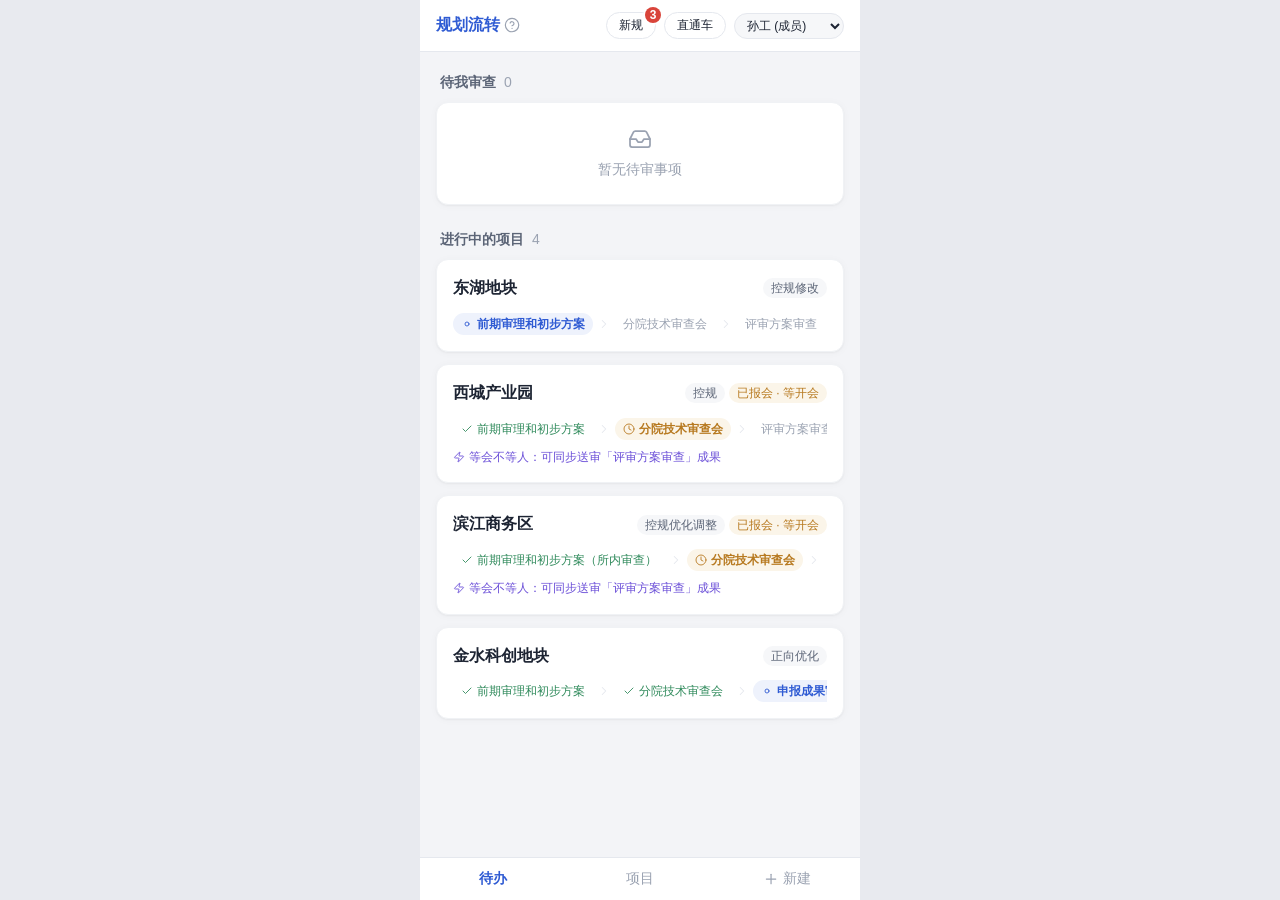
<file: index.html>
<!DOCTYPE html>
<html lang="zh-CN">
<head>
<meta charset="UTF-8">
<meta name="viewport" content="width=device-width, initial-scale=1, maximum-scale=1">
<title>规划流转</title>
<link rel="stylesheet" href="style.css">
</head>
<body>
<div id="phone">
  <header id="topbar">
    <div class="brand">
      <span id="title" onclick="go('todo')">规划流转</span>
      <a href="report.html" class="help-dot" title="使用说明" aria-label="使用说明"><svg class="i" viewBox="0 0 24 24" fill="none" stroke="currentColor" stroke-width="1.75" stroke-linecap="round" stroke-linejoin="round" aria-hidden="true"><circle cx="12" cy="12" r="10"/><path d="M9.09 9a3 3 0 0 1 5.83 1c0 2-3 3-3 3"/><path d="M12 17h.01"/></svg></a>
    </div>
    <div class="top-actions">
      <button type="button" class="top-pill" id="btnRules" onclick="rulesModal()">
        新规<span class="badge-dot hidden" id="ruleBadge">0</span>
      </button>
      <button type="button" class="top-pill" id="btnDirect" onclick="openDirectChannel()">
        直通车<span class="badge-dot hidden" id="directBadge">0</span>
      </button>
      <select id="userSwitch" aria-label="当前身份"></select>
    </div>
  </header>
  <main id="view"></main>
  <nav id="tabbar">
    <button data-go="todo">待办</button>
    <button data-go="projects">项目</button>
    <button data-go="new"><svg class="i" viewBox="0 0 24 24" fill="none" stroke="currentColor" stroke-width="1.75" stroke-linecap="round" stroke-linejoin="round" aria-hidden="true"><path d="M5 12h14"/><path d="M12 5v14"/></svg>新建</button>
  </nav>
</div>
<div id="modal" class="hidden"><div class="sheet" id="sheet"></div></div>
<div id="toasts"></div>
<script src="data.js"></script>
<script src="icons.js"></script>
<script src="app.js"></script>
<script src="modals.js"></script>
<script src="views.js"></script>
<script src="recorder.js"></script>
</body>
</html>
</file>
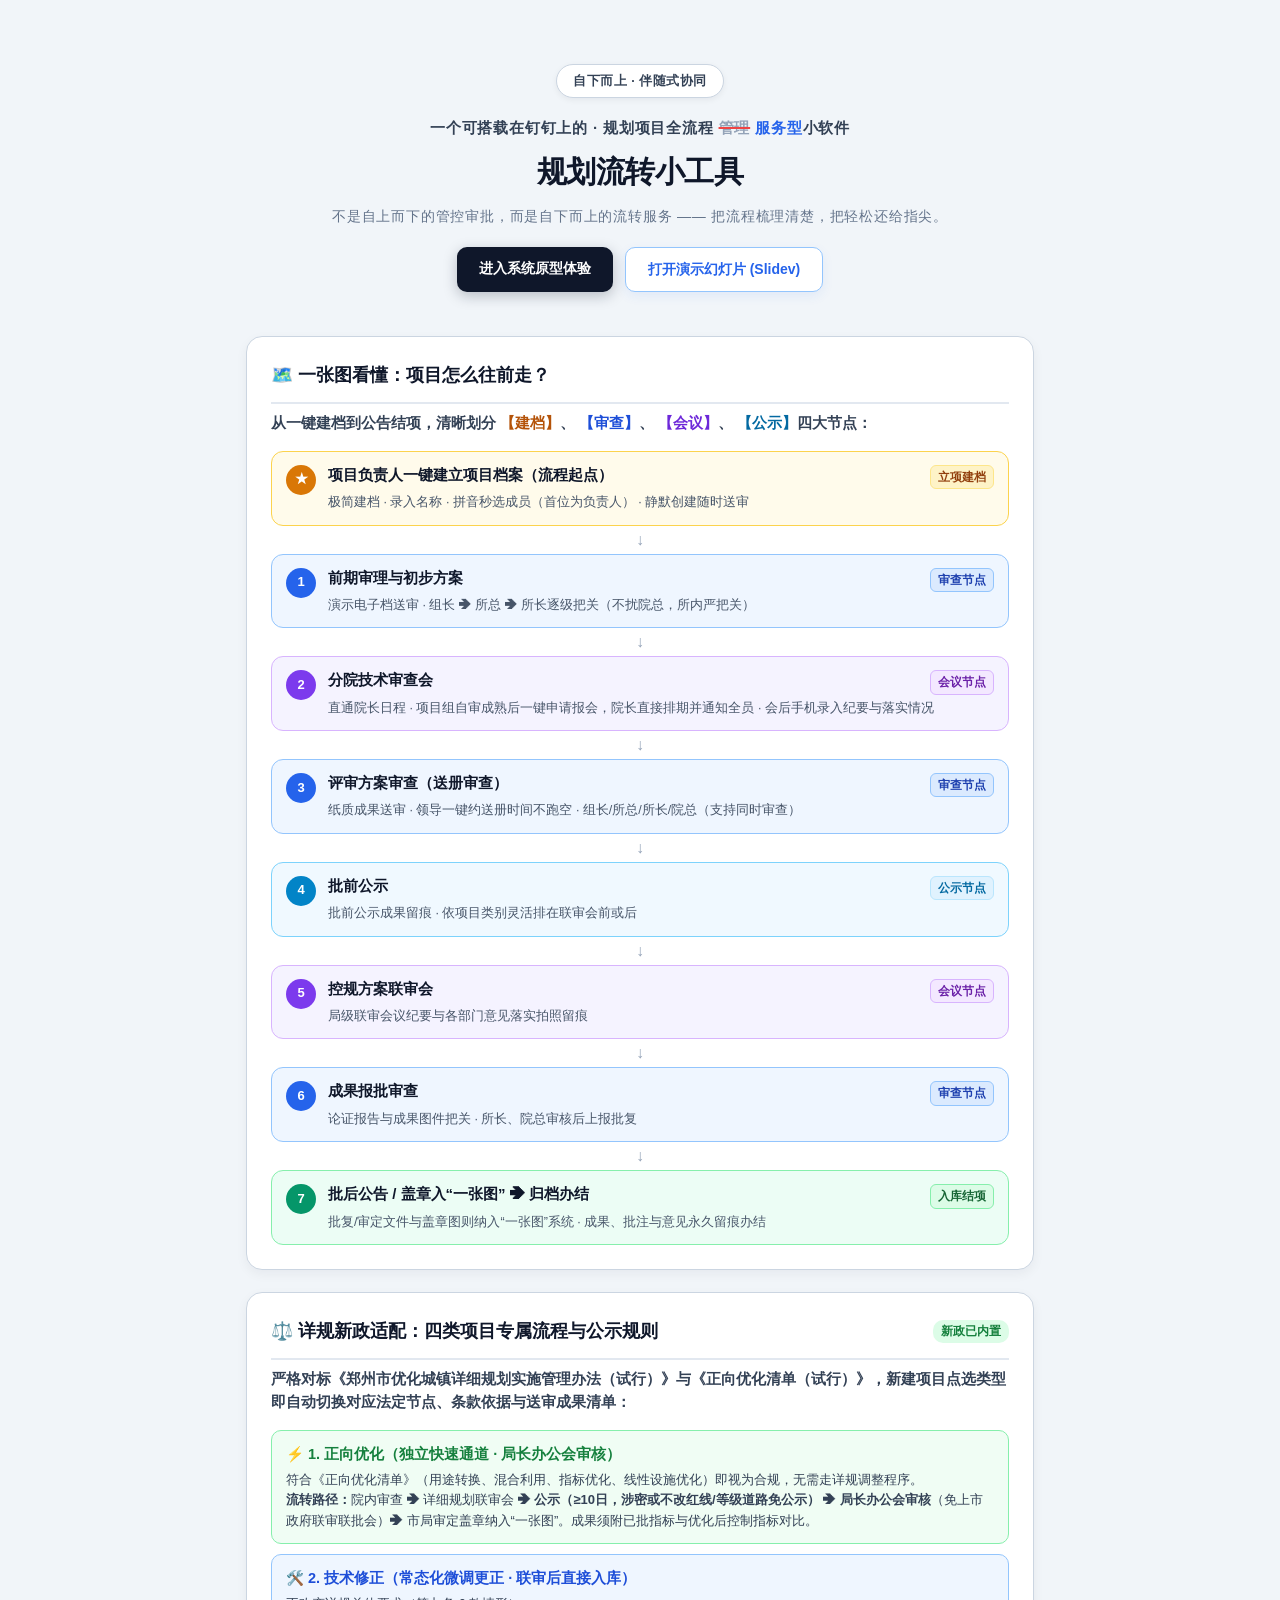
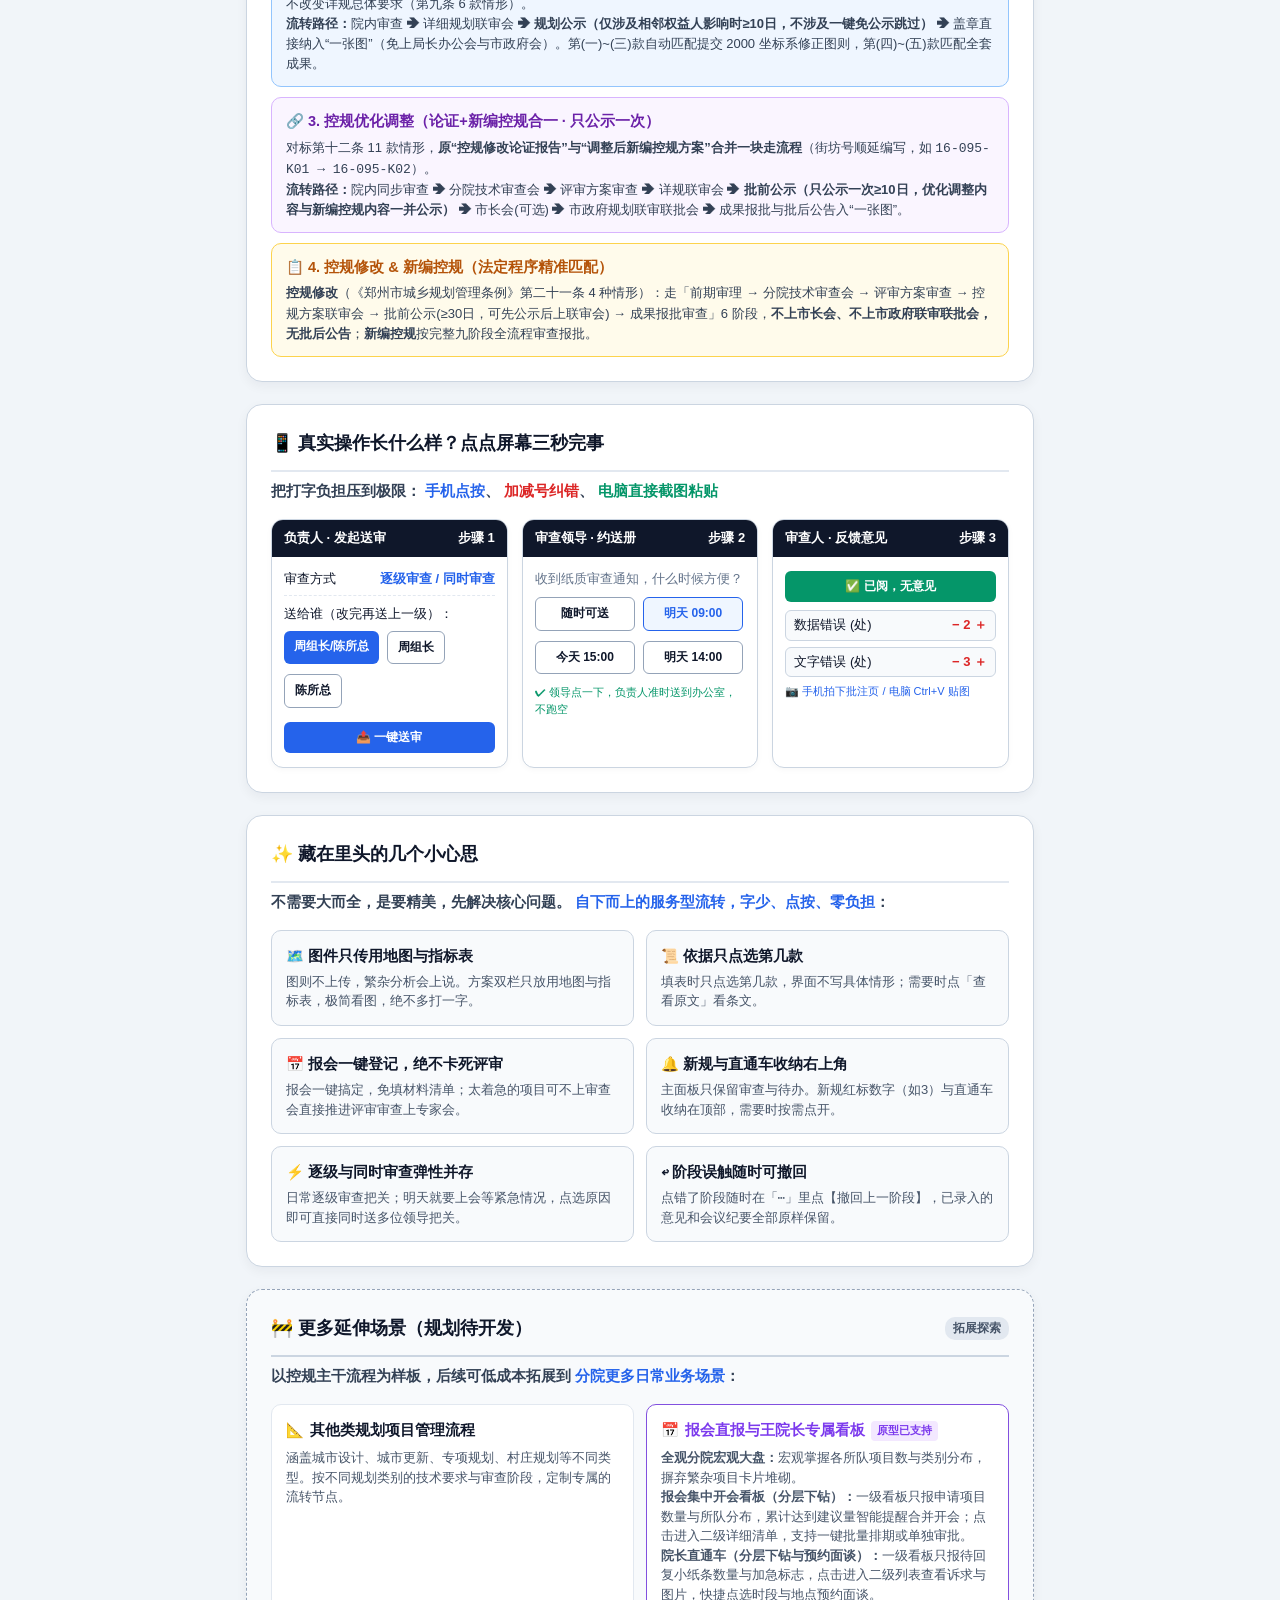
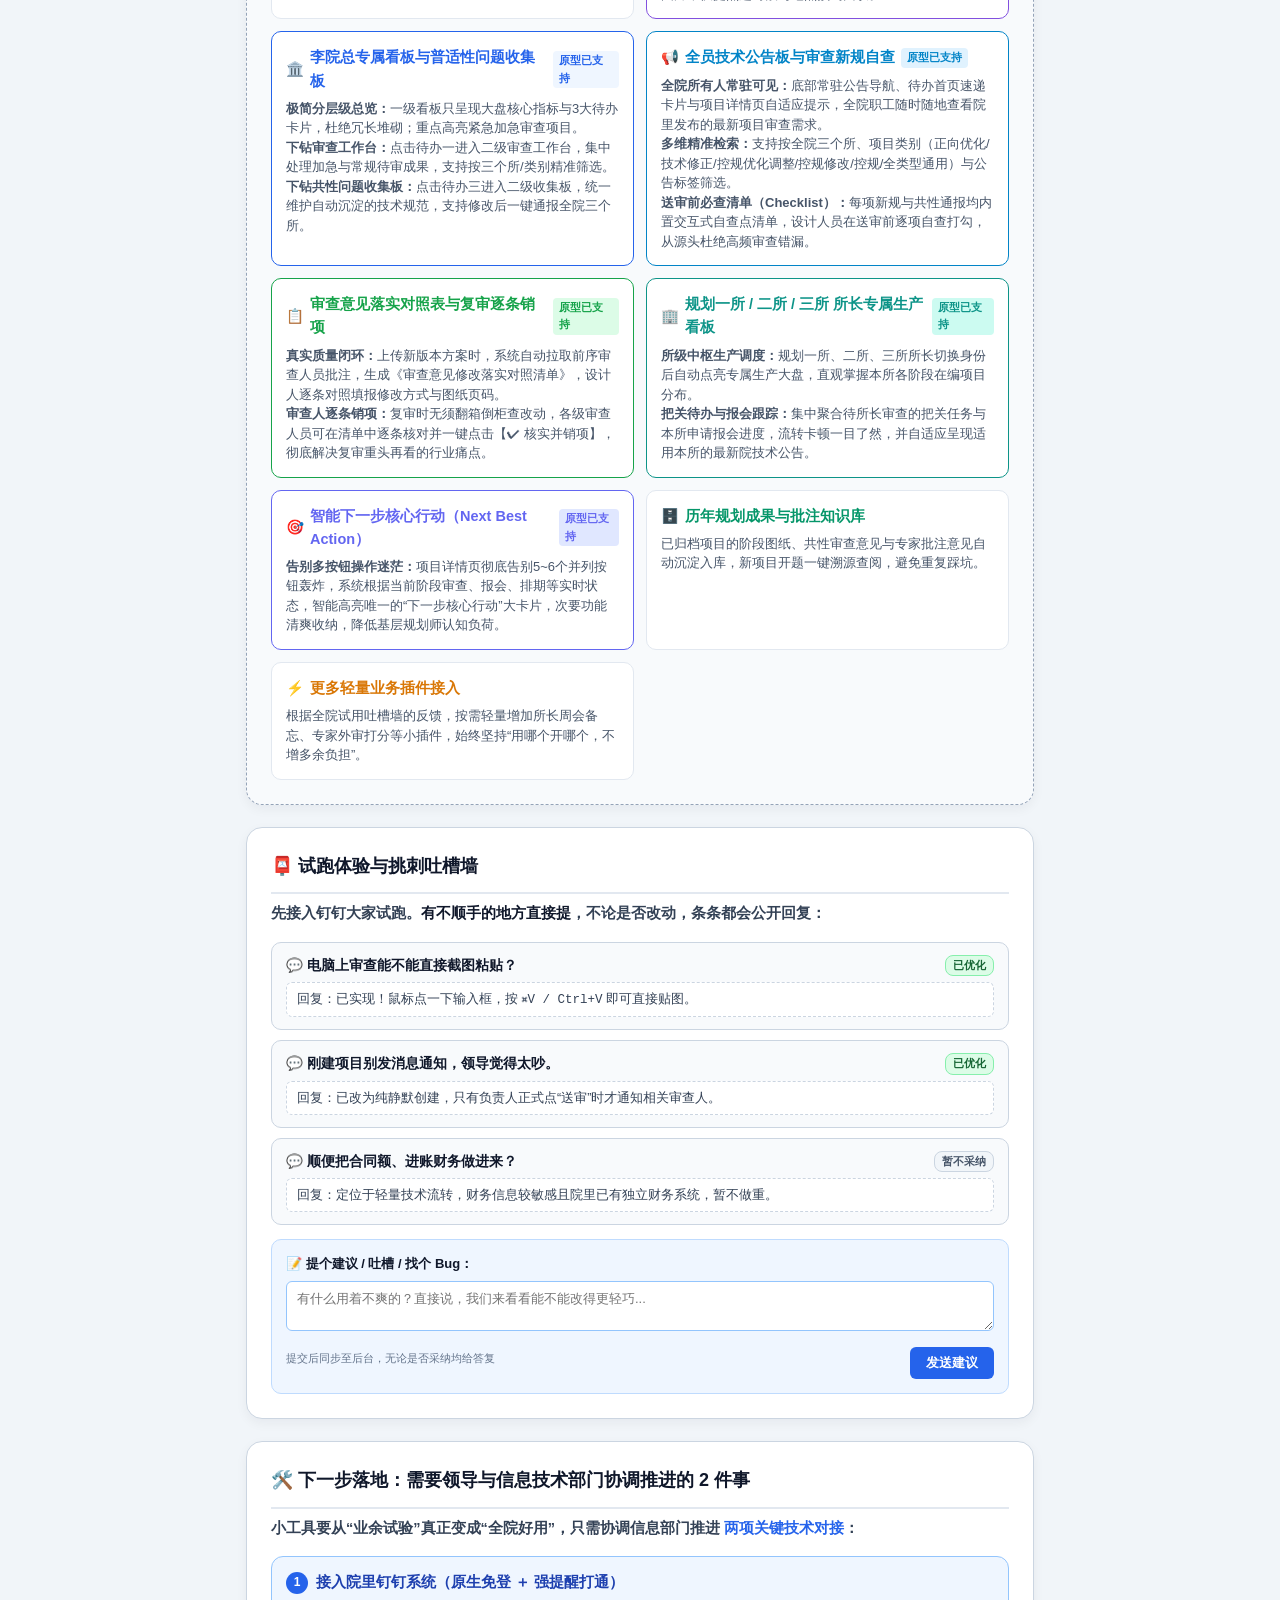
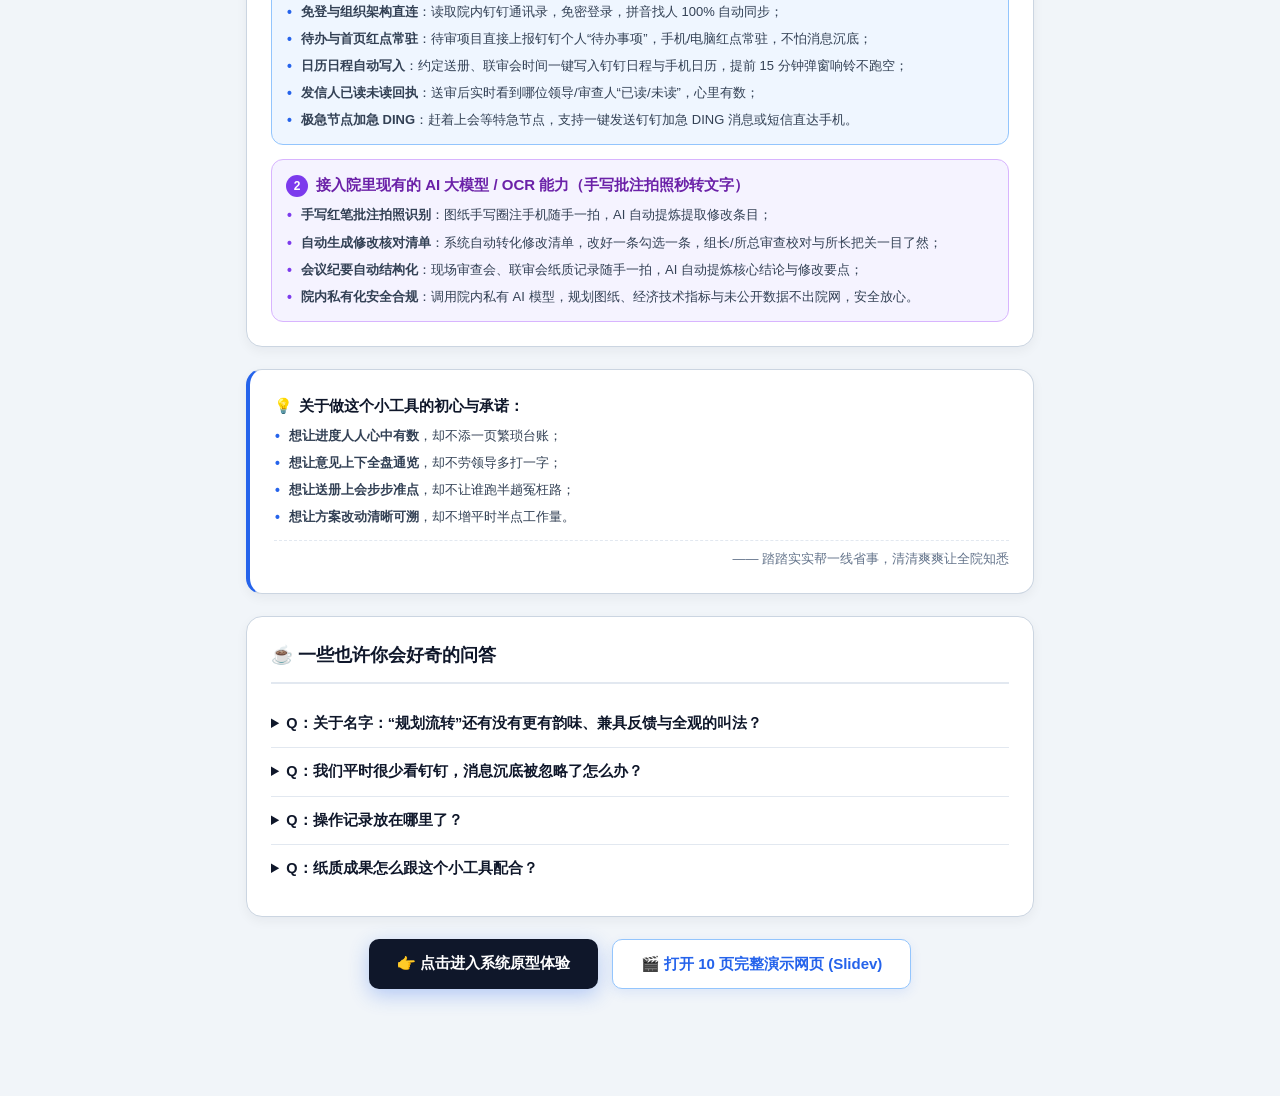
<file: report.html>
<!DOCTYPE html>
<html lang="zh-CN">
<head>
<meta charset="UTF-8">
<meta name="viewport" content="width=device-width, initial-scale=1.0">
<title>规划流转小工具</title>
<style>
  :root {
    --bg: #f1f5f9;
    --card: #ffffff;
    --text-main: #0f172a;
    --text-sub: #475569;
    --text-muted: #64748b;
    --border: #cbd5e1;
    --border-dark: #94a3b8;
    --blue: #2563eb;
    --blue-bg: #eff6ff;
    --green: #059669;
    --green-bg: #ecfdf5;
    --purple: #7c3aed;
    --purple-bg: #f5f3ff;
    --amber: #d97706;
    --amber-bg: #fffbeb;
  }
  * { box-sizing: border-box; margin: 0; padding: 0; }
  body {
    background: var(--bg);
    color: var(--text-main);
    font-family: -apple-system, BlinkMacSystemFont, "PingFang SC", "Segoe UI", Roboto, sans-serif;
    line-height: 1.6;
    padding-bottom: 90px;
    -webkit-font-smoothing: antialiased;
  }

  /* 顶部 Header：增加留白与呼吸感 */
  .hero {
    max-width: 820px;
    margin: 0 auto;
    padding: 64px 24px 44px;
    text-align: center;
  }
  .tag-badge {
    display: inline-block;
    padding: 6px 16px;
    border-radius: 20px;
    background: #ffffff;
    color: #334155;
    font-size: 12.5px;
    font-weight: 600;
    margin-bottom: 18px;
    border: 1.5px solid #cbd5e1;
    box-shadow: 0 2px 6px rgba(15, 23, 42, 0.06);
    letter-spacing: 0.5px;
  }
  .hero-pretitle {
    font-size: 15px;
    color: #334155;
    font-weight: 700;
    font-style: normal;
    letter-spacing: 0.8px;
    margin-bottom: 12px;
  }
  h1 {
    font-size: 30px;
    font-weight: 800;
    color: #0f172a;
    letter-spacing: -0.5px;
    margin-bottom: 14px;
    line-height: 1.3;
  }
  .hero-desc {
    font-size: 14px;
    color: #64748b;
    font-weight: 400;
    font-style: normal;
    background: transparent;
    display: block;
    padding: 0;
    border: none;
    box-shadow: none;
    letter-spacing: 0.8px;
    line-height: 1.6;
  }

  .container {
    max-width: 820px;
    margin: 0 auto;
    padding: 0 16px;
  }

  /* 主卡片：强对比度 */
  .card {
    background: var(--card);
    border-radius: 16px;
    border: 1.5px solid var(--border);
    padding: 24px 24px;
    margin-bottom: 22px;
    box-shadow: 0 4px 12px rgba(15, 23, 42, 0.05);
  }
  .card-header {
    display: flex;
    align-items: center;
    justify-content: space-between;
    gap: 8px;
    font-size: 18px;
    font-weight: 700;
    color: #0f172a;
    border-bottom: 2px solid #e2e8f0;
    padding-bottom: 12px;
    margin-bottom: 16px;
  }
  .card-subtitle {
    font-size: 14.5px;
    font-weight: 600;
    color: #334155;
    margin-top: -8px;
    margin-bottom: 16px;
    line-height: 1.6;
  }
  .future-grid {
    display: grid;
    grid-template-columns: 1fr 1fr;
    gap: 12px;
  }

  /* ===== 1. 全流程一张图（视觉化流程路线） ===== */
  .flow-track {
    display: flex;
    flex-direction: column;
    gap: 12px;
  }
  .flow-step {
    display: flex;
    align-items: flex-start;
    gap: 12px;
    padding: 12px 14px;
    border-radius: 12px;
    border: 1.5px solid #e2e8f0;
    background: #f8fafc;
    transition: all .15s;
  }
  .flow-step.amber { border-color: #fcd34d; background: var(--amber-bg); }
  .flow-step.blue { border-color: #93c5fd; background: var(--blue-bg); }
  .flow-step.purple { border-color: #d8b4fe; background: var(--purple-bg); }
  .flow-step.cyan { border-color: #7dd3fc; background: #f0f9ff; }
  .flow-step.green { border-color: #86efac; background: var(--green-bg); }

  .step-num {
    width: 30px;
    height: 30px;
    border-radius: 50%;
    background: #0f172a;
    color: #fff;
    font-weight: 700;
    display: flex;
    align-items: center;
    justify-content: center;
    font-size: 13px;
    flex-shrink: 0;
    margin-top: 1px;
  }
  .flow-step.amber .step-num { background: var(--amber); }
  .flow-step.blue .step-num { background: var(--blue); }
  .flow-step.purple .step-num { background: var(--purple); }
  .flow-step.cyan .step-num { background: #0284c7; }
  .flow-step.green .step-num { background: var(--green); }

  .step-body {
    flex: 1;
    min-width: 0;
    display: flex;
    flex-direction: column;
    gap: 4px;
  }
  .step-head {
    display: flex;
    justify-content: space-between;
    align-items: flex-start;
    gap: 8px;
    flex-wrap: wrap;
  }
  .step-title {
    font-size: 15px;
    font-weight: 700;
    color: #0f172a;
    line-height: 1.4;
    flex: 1;
    min-width: 140px;
  }
  .step-meta {
    font-size: 12.5px;
    color: #475569;
    line-height: 1.55;
    word-break: break-word;
  }

  .step-tag {
    font-size: 11.5px;
    padding: 2px 7px;
    border-radius: 6px;
    font-weight: 600;
    flex-shrink: 0;
    white-space: nowrap;
    margin-top: 1px;
  }
  .step-tag.init { background: #fef3c7; color: #92400e; border: 1px solid #fde68a; }
  .step-tag.review { background: #dbeafe; color: #1e40af; border: 1px solid #93c5fd; }
  .step-tag.meeting { background: #f3e8ff; color: #6b21a8; border: 1px solid #d8b4fe; }
  .step-tag.public { background: #e0f2fe; color: #0369a1; border: 1px solid #bae6fd; }
  .step-tag.final { background: #dcfce7; color: #166534; border: 1px solid #86efac; }

  .flow-connector {
    text-align: center;
    color: #94a3b8;
    font-size: 16px;
    line-height: 1;
    margin: -6px 0;
  }

  /* 整齐的悬挂缩进列表（解决手机端折行文本不对齐） */
  .clean-list {
    list-style: none;
    padding: 0;
    margin: 0;
    display: flex;
    flex-direction: column;
    gap: 7px;
  }
  .clean-list li {
    position: relative;
    padding-left: 15px;
    font-size: 13px;
    line-height: 1.55;
    color: #334155;
  }
  .clean-list li::before {
    content: "•";
    position: absolute;
    left: 1px;
    top: 0;
    color: #2563eb;
    font-weight: bold;
    font-size: 14px;
  }
  .clean-list.purple li::before { color: #7c3aed; }

  /* ===== 2. 真实界面模拟（UI Mockup 卡片，零废话图解） ===== */
  .mock-grid {
    display: grid;
    grid-template-columns: 1fr 1fr 1fr;
    gap: 14px;
    margin-top: 14px;
  }
  @media (max-width: 720px) {
    .mock-grid { grid-template-columns: 1fr; }
  }
  .mock-card {
    border: 1.5px solid var(--border);
    border-radius: 12px;
    background: #ffffff;
    overflow: hidden;
    box-shadow: 0 2px 6px rgba(0,0,0,0.03);
  }
  .mock-head {
    background: #0f172a;
    color: #fff;
    padding: 8px 12px;
    font-size: 13px;
    font-weight: 600;
    display: flex;
    justify-content: space-between;
  }
  .mock-body {
    padding: 12px;
    font-size: 13px;
  }
  .mock-row {
    display: flex;
    justify-content: space-between;
    margin-bottom: 8px;
    padding-bottom: 6px;
    border-bottom: 1px dashed #e2e8f0;
  }
  .btn-sample {
    display: inline-block;
    padding: 6px 10px;
    border-radius: 6px;
    font-size: 12px;
    font-weight: 600;
    text-align: center;
    margin: 2px 2px 2px 0;
  }
  .btn-sample.blue { background: #2563eb; color: #fff; }
  .btn-sample.green { background: #059669; color: #fff; }
  .btn-sample.outline { border: 1px solid #94a3b8; color: #0f172a; background: #fff; }

  .counter-box {
    display: flex;
    align-items: center;
    justify-content: space-between;
    background: #f8fafc;
    border: 1px solid #cbd5e1;
    border-radius: 6px;
    padding: 4px 8px;
    margin-top: 6px;
  }

  /* ===== 3. 六个特色小心思网格 ===== */
  .features-grid {
    display: grid;
    grid-template-columns: 1fr 1fr;
    gap: 12px;
  }
  @media (max-width: 600px) {
    .features-grid { grid-template-columns: 1fr; }
  }
  .feat-tile {
    padding: 14px;
    border-radius: 10px;
    border: 1.5px solid var(--border);
    background: #f8fafc;
  }
  .feat-tile h4 {
    font-size: 14.5px;
    font-weight: 700;
    color: #0f172a;
    margin-bottom: 4px;
    display: flex;
    align-items: center;
    gap: 6px;
  }
  .feat-tile p {
    font-size: 13px;
    color: #475569;
    line-height: 1.5;
  }
  .feat-tile.understated {
    border-style: dashed;
    border-color: #cbd5e1;
    background: #ffffff;
  }

  /* ===== 4. 试跑吐槽与愿望墙 ===== */
  .issue-box {
    background: #f8fafc;
    border: 1px solid var(--border);
    border-radius: 10px;
    padding: 12px 14px;
    margin-bottom: 10px;
  }
  .issue-head {
    display: flex;
    justify-content: space-between;
    font-size: 13.5px;
    font-weight: 700;
    color: #0f172a;
  }
  .issue-tag {
    font-size: 11px;
    padding: 1px 7px;
    border-radius: 8px;
    font-weight: 600;
  }
  .issue-tag.done { background: #dcfce7; color: #166534; border: 1px solid #86efac; }
  .issue-tag.no { background: #f1f5f9; color: #475569; border: 1px solid #cbd5e1; }
  .issue-reply {
    margin-top: 6px;
    font-size: 12.5px;
    background: #fff;
    padding: 6px 10px;
    border-radius: 6px;
    border: 1px dashed #cbd5e1;
    color: #334155;
  }

  .input-area {
    margin-top: 14px;
    padding: 14px;
    background: #eff6ff;
    border: 1.5px solid #bfdbfe;
    border-radius: 10px;
  }
  .input-area textarea {
    width: 100%;
    padding: 8px 10px;
    border: 1px solid #93c5fd;
    border-radius: 6px;
    font-size: 13px;
    resize: vertical;
    min-height: 50px;
    font-family: inherit;
  }
  .input-area button {
    margin-top: 8px;
    background: #2563eb;
    color: #fff;
    border: none;
    padding: 7px 16px;
    border-radius: 6px;
    font-size: 13px;
    font-weight: 600;
    cursor: pointer;
  }

  /* FAQ 折叠 */
  details.faq {
    border-bottom: 1px solid #e2e8f0;
    padding: 12px 0;
  }
  details.faq:last-child { border-bottom: none; }
  summary {
    font-size: 14.5px;
    font-weight: 700;
    cursor: pointer;
    color: #0f172a;
  }
  .faq-body {
    margin-top: 8px;
    padding: 10px 12px;
    background: #f8fafc;
    border-radius: 8px;
    font-size: 13px;
    color: #334155;
    border: 1px solid #e2e8f0;
  }

  /* 底部固定体验入口 */
  .launch-bar {
    text-align: center;
    margin-top: 26px;
  }
  .btn-enter {
    display: inline-block;
    background: #0f172a;
    color: #fff;
    text-decoration: none;
    font-size: 15px;
    font-weight: 700;
    padding: 12px 28px;
    border-radius: 10px;
    box-shadow: 0 4px 14px rgba(15, 23, 42, 0.25);
    transition: transform .15s, background .15s;
  }
  .btn-enter:hover {
    background: #1e293b;
    transform: translateY(-1px);
  }

  /* 手机端深度专属适配（解决文字挤压与对齐错位） */
  @media (max-width: 640px) {
    html, body {
      overflow-x: hidden;
      width: 100%;
    }
    body {
      padding-bottom: 70px;
      word-break: break-word;
      -webkit-text-size-adjust: 100%;
    }
    .hero {
      padding: 52px 20px 38px;
    }
    .tag-badge {
      font-size: 12px;
      padding: 5px 14px;
      margin-bottom: 16px;
    }
    .hero-pretitle {
      font-size: 14px;
      font-weight: 700;
      color: #334155;
      font-style: normal;
      margin-bottom: 10px;
      letter-spacing: 0.6px;
    }
    h1 {
      font-size: 24px;
      line-height: 1.35;
      margin-bottom: 12px;
    }
    .hero-desc {
      font-size: 13.5px;
      color: #64748b;
      font-weight: 400;
      line-height: 1.65;
      padding: 0;
      background: transparent;
      border: none;
      box-shadow: none;
      letter-spacing: 0.6px;
    }
    .container {
      padding: 0 12px;
    }
    .card {
      padding: 18px 14px;
      margin-bottom: 18px;
      border-radius: 14px;
    }
    .card-header {
      font-size: 16px;
      padding-bottom: 10px;
      margin-bottom: 12px;
      line-height: 1.4;
    }
    .card-subtitle {
      font-size: 12.5px;
      color: #64748b;
      margin-top: -4px;
      margin-bottom: 14px;
      line-height: 1.55;
    }
    .future-grid {
      grid-template-columns: 1fr;
      gap: 10px;
    }
    .flow-track {
      gap: 10px;
    }
    .flow-step {
      padding: 10px 12px;
      gap: 10px;
      border-radius: 10px;
    }
    .step-num {
      width: 24px;
      height: 24px;
      font-size: 11px;
    }
    .step-title {
      font-size: 14px;
      line-height: 1.35;
      font-weight: 600;
    }
    .step-meta {
      font-size: 12px;
      color: #64748b;
      line-height: 1.45;
    }
    .step-tag {
      font-size: 11px;
      padding: 1px 6px;
    }
    .flow-connector {
      font-size: 12px;
      margin: -6px 0;
      color: #cbd5e1;
    }
    .clean-list li {
      font-size: 12.5px;
      line-height: 1.5;
      color: #475569;
    }
    .feat-tile {
      padding: 12px;
    }
    .feat-tile h4 {
      font-size: 13.5px;
    }
    .feat-tile p {
      font-size: 12px;
      color: #64748b;
      line-height: 1.45;
    }
    .features-grid {
      grid-template-columns: 1fr;
      gap: 10px;
    }
    .mock-grid {
      grid-template-columns: 1fr;
      gap: 12px;
    }
    .issue-box {
      padding: 10px 12px;
    }
    .issue-head {
      font-size: 13px;
    }
    .issue-reply {
      font-size: 12px;
      padding: 5px 8px;
    }
    .btn-enter {
      display: block;
      width: 100%;
      padding: 13px 20px;
      font-size: 15px;
    }
  }
</style>
</head>
<body>

<header class="hero">
  <div class="tag-badge">自下而上 · 伴随式协同</div>
  <div class="hero-pretitle">一个可搭载在钉钉上的 · 规划项目全流程 <s style="color:#94a3b8;text-decoration-color:#ef4444;text-decoration-thickness:2px">管理</s> <span style="color:#2563eb">服务型</span>小软件</div>
  <h1>规划流转小工具</h1>
  <div class="hero-desc">
    不是自上而下的管控审批，而是自下而上的流转服务 —— 把流程梳理清楚，把轻松还给指尖。
  </div>
  <div style="margin-top:20px;display:flex;justify-content:center;gap:12px;flex-wrap:wrap">
    <a href="index.html" class="btn-enter" style="padding:10px 22px;font-size:14px">进入系统原型体验</a>
    <a href="slides/index.html" class="btn-enter" style="padding:10px 22px;font-size:14px;background:#ffffff;color:#2563eb;border:1.5px solid #93c5fd;box-shadow:0 4px 12px rgba(37,99,235,0.08)">打开演示幻灯片 (Slidev)</a>
  </div>
</header>

<main class="container">
    <div class="card">
      <div class="card-header">🗺️ 一张图看懂：项目怎么往前走？</div>
      <div class="card-subtitle">
        从一键建档到公告结项，清晰划分
        <span style="color:#b45309;font-weight:700">【建档】</span>、
        <span style="color:#1d4ed8;font-weight:700">【审查】</span>、
        <span style="color:#6d28d9;font-weight:700">【会议】</span>、
        <span style="color:#0369a1;font-weight:700">【公示】</span>四大节点：
      </div>

      <div class="flow-track">
        <!-- 步骤 0：起点建档 -->
        <div class="flow-step amber">
          <div class="step-num">★</div>
          <div class="step-body">
            <div class="step-head">
              <span class="step-title">项目负责人一键建立项目档案（流程起点）</span>
              <span class="step-tag init">立项建档</span>
            </div>
            <div class="step-meta">极简建档 · 录入名称 · 拼音秒选成员（首位为负责人） · 静默创建随时送审</div>
          </div>
        </div>

        <div class="flow-connector">↓</div>

        <!-- 步骤 1 -->
        <div class="flow-step blue">
          <div class="step-num">1</div>
          <div class="step-body">
            <div class="step-head">
              <span class="step-title">前期审理与初步方案</span>
              <span class="step-tag review">审查节点</span>
            </div>
            <div class="step-meta">演示电子档送审 · 组长 ➔ 所总 ➔ 所长逐级把关（不扰院总，所内严把关）</div>
          </div>
        </div>

        <div class="flow-connector">↓</div>

        <!-- 步骤 2 -->
        <div class="flow-step purple">
          <div class="step-num">2</div>
          <div class="step-body">
            <div class="step-head">
              <span class="step-title">分院技术审查会</span>
              <span class="step-tag meeting">会议节点</span>
            </div>
            <div class="step-meta">直通院长日程 · 项目组自审成熟后一键申请报会，院长直接排期并通知全员 · 会后手机录入纪要与落实情况</div>
          </div>
        </div>

        <div class="flow-connector">↓</div>

        <!-- 步骤 3 -->
        <div class="flow-step blue">
          <div class="step-num">3</div>
          <div class="step-body">
            <div class="step-head">
              <span class="step-title">评审方案审查（送册审查）</span>
              <span class="step-tag review">审查节点</span>
            </div>
            <div class="step-meta">纸质成果送审 · 领导一键约送册时间不跑空 · 组长/所总/所长/院总（支持同时审查）</div>
          </div>
        </div>

        <div class="flow-connector">↓</div>

        <!-- 步骤 4 -->
        <div class="flow-step cyan">
          <div class="step-num">4</div>
          <div class="step-body">
            <div class="step-head">
              <span class="step-title">批前公示</span>
              <span class="step-tag public">公示节点</span>
            </div>
            <div class="step-meta">批前公示成果留痕 · 依项目类别灵活排在联审会前或后</div>
          </div>
        </div>

        <div class="flow-connector">↓</div>

        <!-- 步骤 5 -->
        <div class="flow-step purple">
          <div class="step-num">5</div>
          <div class="step-body">
            <div class="step-head">
              <span class="step-title">控规方案联审会</span>
              <span class="step-tag meeting">会议节点</span>
            </div>
            <div class="step-meta">局级联审会议纪要与各部门意见落实拍照留痕</div>
          </div>
        </div>

        <div class="flow-connector">↓</div>

        <!-- 步骤 6 -->
        <div class="flow-step blue">
          <div class="step-num">6</div>
          <div class="step-body">
            <div class="step-head">
              <span class="step-title">成果报批审查</span>
              <span class="step-tag review">审查节点</span>
            </div>
            <div class="step-meta">论证报告与成果图件把关 · 所长、院总审核后上报批复</div>
          </div>
        </div>

        <div class="flow-connector">↓</div>

        <!-- 步骤 7 -->
        <div class="flow-step green">
          <div class="step-num">7</div>
          <div class="step-body">
            <div class="step-head">
              <span class="step-title">批后公告 / 盖章入“一张图” ➔ 归档办结</span>
              <span class="step-tag final">入库结项</span>
            </div>
            <div class="step-meta">批复/审定文件与盖章图则纳入“一张图”系统 · 成果、批注与意见永久留痕办结</div>
          </div>
        </div>
      </div>
    </div>

    <div class="card">
      <div class="card-header">
        <span>⚖️ 详规新政适配：四类项目专属流程与公示规则</span>
        <span style="font-size:12px;background:#dcfce7;color:#15803d;padding:2px 8px;border-radius:10px;font-weight:600">新政已内置</span>
      </div>
      <div class="card-subtitle">
        严格对标《郑州市优化城镇详细规划实施管理办法（试行）》与《正向优化清单（试行）》，新建项目点选类型即自动切换对应法定节点、条款依据与送审成果清单：
      </div>
      <div style="display:flex;flex-direction:column;gap:10px">
        <div style="background:#f0fdf4;border:1.5px solid #86efac;border-radius:10px;padding:12px 14px">
          <div style="font-weight:700;font-size:14.5px;color:#15803d;margin-bottom:4px">⚡ 1. 正向优化（独立快速通道 · 局长办公会审核）</div>
          <div style="font-size:13px;color:#334155;line-height:1.55">
            符合《正向优化清单》（用途转换、混合利用、指标优化、线性设施优化）即视为合规，无需走详规调整程序。<br>
            <b>流转路径：</b>院内审查 ➔ 详细规划联审会 ➔ <b>公示（≥10日，涉密或不改红线/等级道路免公示）</b> ➔ <b>局长办公会审核</b>（免上市政府联审联批会）➔ 市局审定盖章纳入“一张图”。成果须附已批指标与优化后控制指标对比。
          </div>
        </div>

        <div style="background:#eff6ff;border:1.5px solid #93c5fd;border-radius:10px;padding:12px 14px">
          <div style="font-weight:700;font-size:14.5px;color:#1d4ed8;margin-bottom:4px">🛠️ 2. 技术修正（常态化微调更正 · 联审后直接入库）</div>
          <div style="font-size:13px;color:#334155;line-height:1.55">
            不改变详规总体要求（第九条 6 款情形）。<br>
            <b>流转路径：</b>院内审查 ➔ 详细规划联审会 ➔ <b>规划公示（仅涉及相邻权益人影响时≥10日，不涉及一键免公示跳过）</b> ➔ 盖章直接纳入“一张图”（免上局长办公会与市政府会）。第(一)~(三)款自动匹配提交 2000 坐标系修正图则，第(四)~(五)款匹配全套成果。
          </div>
        </div>

        <div style="background:#faf5ff;border:1.5px solid #d8b4fe;border-radius:10px;padding:12px 14px">
          <div style="font-weight:700;font-size:14.5px;color:#6b21a8;margin-bottom:4px">🔗 3. 控规优化调整（论证+新编控规合一 · 只公示一次）</div>
          <div style="font-size:13px;color:#334155;line-height:1.55">
            对标第十二条 11 款情形，<b>原“控规修改论证报告”与“调整后新编控规方案”合并一块走流程</b>（街坊号顺延编写，如 <code>16-095-K01 → 16-095-K02</code>）。<br>
            <b>流转路径：</b>院内同步审查 ➔ 分院技术审查会 ➔ 评审方案审查 ➔ 详规联审会 ➔ <b>批前公示（只公示一次≥10日，优化调整内容与新编控规内容一并公示）</b> ➔ 市长会(可选) ➔ 市政府规划联审联批会 ➔ 成果报批与批后公告入“一张图”。
          </div>
        </div>

        <div style="background:#fffbeb;border:1.5px solid #fcd34d;border-radius:10px;padding:12px 14px">
          <div style="font-weight:700;font-size:14.5px;color:#b45309;margin-bottom:4px">📋 4. 控规修改 & 新编控规（法定程序精准匹配）</div>
          <div style="font-size:13px;color:#334155;line-height:1.55">
            <b>控规修改</b>（《郑州市城乡规划管理条例》第二十一条 4 种情形）：走「前期审理 → 分院技术审查会 → 评审方案审查 → 控规方案联审会 → 批前公示(≥30日，可先公示后上联审会) → 成果报批审查」6 阶段，<b>不上市长会、不上市政府联审联批会，无批后公告</b>；<b>新编控规</b>按完整九阶段全流程审查报批。
          </div>
        </div>
      </div>
    </div>
    <div class="card">
      <div class="card-header">📱 真实操作长什么样？点点屏幕三秒完事</div>
      <div class="card-subtitle">
        把打字负担压到极限：
        <b style="color:#2563eb">手机点按</b>、
        <b style="color:#dc2626">加减号纠错</b>、
        <b style="color:#059669">电脑直接截图粘贴</b>
      </div>

      <div class="mock-grid">
        <!-- 模拟 1 -->
        <div class="mock-card">
          <div class="mock-head">
            <span>负责人 · 发起送审</span>
            <span>步骤 1</span>
          </div>
          <div class="mock-body">
            <div class="mock-row">
              <span>审查方式</span>
              <span style="color:#2563eb;font-weight:700">逐级审查 / 同时审查</span>
            </div>
            <div style="margin:4px 0">送给谁（改完再送上一级）：</div>
            <div style="display:flex;gap:6px;flex-wrap:wrap">
              <span class="btn-sample blue">周组长/陈所总</span>
              <span class="btn-sample outline">周组长</span>
              <span class="btn-sample outline">陈所总</span>
            </div>
            <div style="margin-top:10px">
              <span class="btn-sample blue" style="width:100%">📤 一键送审</span>
            </div>
          </div>
        </div>

        <!-- 模拟 2 -->
        <div class="mock-card">
          <div class="mock-head">
            <span>审查领导 · 约送册</span>
            <span>步骤 2</span>
          </div>
          <div class="mock-body">
            <div style="color:#64748b;margin-bottom:6px">收到纸质审查通知，什么时候方便？</div>
            <div style="display:grid;grid-template-columns:1fr 1fr;gap:6px">
              <span class="btn-sample outline">随时可送</span>
              <span class="btn-sample outline" style="border-color:#2563eb;color:#2563eb;background:#eff6ff">明天 09:00</span>
              <span class="btn-sample outline">今天 15:00</span>
              <span class="btn-sample outline">明天 14:00</span>
            </div>
            <div style="font-size:11px;color:#059669;margin-top:8px">✔ 领导点一下，负责人准时送到办公室，不跑空</div>
          </div>
        </div>

        <!-- 模拟 3 -->
        <div class="mock-card">
          <div class="mock-head">
            <span>审查人 · 反馈意见</span>
            <span>步骤 3</span>
          </div>
          <div class="mock-body">
            <div style="margin-bottom:6px">
              <span class="btn-sample green" style="width:100%">✅ 已阅，无意见</span>
            </div>
            <div class="counter-box">
              <span>数据错误 (处)</span>
              <span><b style="color:#dc2626">− 2 ＋</b></span>
            </div>
            <div class="counter-box">
              <span>文字错误 (处)</span>
              <span><b style="color:#dc2626">− 3 ＋</b></span>
            </div>
            <div style="font-size:11px;color:#2563eb;margin-top:6px">📷 手机拍下批注页 / 电脑 Ctrl+V 贴图</div>
          </div>
        </div>
      </div>
    </div>
    <div class="card">
      <div class="card-header">✨ 藏在里头的几个小心思</div>
      <div class="card-subtitle">
        不需要大而全，是要精美，先解决核心问题。
        <b style="color:#2563eb">自下而上的服务型流转，字少、点按、零负担</b>：
      </div>
      <div class="features-grid">
        <div class="feat-tile">
          <h4>🗺️ 图件只传用地图与指标表</h4>
          <p>图则不上传，繁杂分析会上说。方案双栏只放用地图与指标表，极简看图，绝不多打一字。</p>
        </div>

        <div class="feat-tile">
          <h4>📜 依据只点选第几款</h4>
          <p>填表时只点选第几款，界面不写具体情形；需要时点「查看原文」看条文。</p>
        </div>

        <div class="feat-tile">
          <h4>📅 报会一键登记，绝不卡死评审</h4>
          <p>报会一键搞定，免填材料清单；太着急的项目可不上审查会直接推进评审审查上专家会。</p>
        </div>

        <div class="feat-tile">
          <h4>🔔 新规与直通车收纳右上角</h4>
          <p>主面板只保留审查与待办。新规红标数字（如3）与直通车收纳在顶部，需要时按需点开。</p>
        </div>

        <div class="feat-tile">
          <h4>⚡ 逐级与同时审查弹性并存</h4>
          <p>日常逐级审查把关；明天就要上会等紧急情况，点选原因即可直接同时送多位领导把关。</p>
        </div>

        <div class="feat-tile">
          <h4>↩ 阶段误触随时可撤回</h4>
          <p>点错了阶段随时在「⋯」里点【撤回上一阶段】，已录入的意见和会议纪要全部原样保留。</p>
        </div>
      </div>
    </div>
    <div class="card" style="border-style:dashed;border-color:#94a3b8;background:#f8fafc">
      <div class="card-header" style="border-bottom-color:#cbd5e1">
        <span>🚧 更多延伸场景（规划待开发）</span>
        <span style="font-size:12px;background:#e2e8f0;color:#475569;padding:2px 8px;border-radius:10px;font-weight:600">拓展探索</span>
      </div>
      <div class="card-subtitle">
        以控规主干流程为样板，后续可低成本拓展到
        <b style="color:#2563eb">分院更多日常业务场景</b>：
      </div>

      <div class="future-grid">
        <div style="background:#fff;border:1.5px solid #e2e8f0;border-radius:10px;padding:14px">
          <div style="font-weight:700;font-size:14.5px;color:#0f172a;margin-bottom:6px;display:flex;align-items:center;gap:6px">
            <span style="color:#2563eb">📐</span> 其他类规划项目管理流程
          </div>
          <div style="font-size:13px;color:#475569;line-height:1.5">
            涵盖城市设计、城市更新、专项规划、村庄规划等不同类型。按不同规划类别的技术要求与审查阶段，定制专属的流转节点。
          </div>
        </div>

        <div style="background:#fff;border:1.5px solid #8250df;border-radius:10px;padding:14px">
          <div style="font-weight:700;font-size:14.5px;color:#7c3aed;margin-bottom:6px;display:flex;align-items:center;gap:6px">
            <span style="color:#7c3aed">📅</span> 报会直报与王院长专属看板 <span style="font-size:11px;font-weight:600;background:#f3e8ff;color:#7c3aed;padding:1px 6px;border-radius:4px">原型已支持</span>
          </div>
          <div style="font-size:13px;color:#475569;line-height:1.5">
            <b>全观分院宏观大盘：</b>宏观掌握各所队项目数与类别分布，摒弃繁杂项目卡片堆砌。<br>
            <b>报会集中开会看板（分层下钻）：</b>一级看板只报申请项目数量与所队分布，累计达到建议量智能提醒合并开会；点击进入二级详细清单，支持一键批量排期或单独审批。<br>
            <b>院长直通车（分层下钻与预约面谈）：</b>一级看板只报待回复小纸条数量与加急标志，点击进入二级列表查看诉求与图片，快捷点选时段与地点预约面谈。
          </div>
        </div>

        <div style="background:#fff;border:1.5px solid #2563eb;border-radius:10px;padding:14px">
          <div style="font-weight:700;font-size:14.5px;color:#2563eb;margin-bottom:6px;display:flex;align-items:center;gap:6px">
            <span style="color:#2563eb">🏛️</span> 李院总专属看板与普适性问题收集板 <span style="font-size:11px;font-weight:600;background:#eff6ff;color:#2563eb;padding:1px 6px;border-radius:4px">原型已支持</span>
          </div>
          <div style="font-size:13px;color:#475569;line-height:1.5">
            <b>极简分层级总览：</b>一级看板只呈现大盘核心指标与3大待办卡片，杜绝冗长堆砌；重点高亮紧急加急审查项目。<br>
            <b>下钻审查工作台：</b>点击待办一进入二级审查工作台，集中处理加急与常规待审成果，支持按三个所/类别精准筛选。<br>
            <b>下钻共性问题收集板：</b>点击待办三进入二级收集板，统一维护自动沉淀的技术规范，支持修改后一键通报全院三个所。
          </div>
        </div>

        <div style="background:#fff;border:1.5px solid #0284c7;border-radius:10px;padding:14px">
          <div style="font-weight:700;font-size:14.5px;color:#0284c7;margin-bottom:6px;display:flex;align-items:center;gap:6px">
            <span style="color:#0284c7">📢</span> 全员技术公告板与审查新规自查 <span style="font-size:11px;font-weight:600;background:#e0f2fe;color:#0284c7;padding:1px 6px;border-radius:4px">原型已支持</span>
          </div>
          <div style="font-size:13px;color:#475569;line-height:1.5">
            <b>全院所有人常驻可见：</b>底部常驻公告导航、待办首页速递卡片与项目详情页自适应提示，全院职工随时随地查看院里发布的最新项目审查需求。<br>
            <b>多维精准检索：</b>支持按全院三个所、项目类别（正向优化/技术修正/控规优化调整/控规修改/控规/全类型通用）与公告标签筛选。<br>
            <b>送审前必查清单（Checklist）：</b>每项新规与共性通报均内置交互式自查点清单，设计人员在送审前逐项自查打勾，从源头杜绝高频审查错漏。
          </div>
        </div>

        <div style="background:#fff;border:1.5px solid #16a34a;border-radius:10px;padding:14px">
          <div style="font-weight:700;font-size:14.5px;color:#16a34a;margin-bottom:6px;display:flex;align-items:center;gap:6px">
            <span style="color:#16a34a">📋</span> 审查意见落实对照表与复审逐条销项 <span style="font-size:11px;font-weight:600;background:#dcfce7;color:#16a34a;padding:1px 6px;border-radius:4px">原型已支持</span>
          </div>
          <div style="font-size:13px;color:#475569;line-height:1.5">
            <b>真实质量闭环：</b>上传新版本方案时，系统自动拉取前序审查人员批注，生成《审查意见修改落实对照清单》，设计人逐条对照填报修改方式与图纸页码。<br>
            <b>审查人逐条销项：</b>复审时无须翻箱倒柜查改动，各级审查人员可在清单中逐条核对并一键点击【✔ 核实并销项】，彻底解决复审重头再看的行业痛点。
          </div>
        </div>

        <div style="background:#fff;border:1.5px solid #0d9488;border-radius:10px;padding:14px">
          <div style="font-weight:700;font-size:14.5px;color:#0d9488;margin-bottom:6px;display:flex;align-items:center;gap:6px">
            <span style="color:#0d9488">🏢</span> 规划一所 / 二所 / 三所 所长专属生产看板 <span style="font-size:11px;font-weight:600;background:#ccfbf1;color:#0d9488;padding:1px 6px;border-radius:4px">原型已支持</span>
          </div>
          <div style="font-size:13px;color:#475569;line-height:1.5">
            <b>所级中枢生产调度：</b>规划一所、二所、三所所长切换身份后自动点亮专属生产大盘，直观掌握本所各阶段在编项目分布。<br>
            <b>把关待办与报会跟踪：</b>集中聚合待所长审查的把关任务与本所申请报会进度，流转卡顿一目了然，并自适应呈现适用本所的最新院技术公告。
          </div>
        </div>

        <div style="background:#fff;border:1.5px solid #6366f1;border-radius:10px;padding:14px">
          <div style="font-weight:700;font-size:14.5px;color:#6366f1;margin-bottom:6px;display:flex;align-items:center;gap:6px">
            <span style="color:#6366f1">🎯</span> 智能下一步核心行动（Next Best Action） <span style="font-size:11px;font-weight:600;background:#e0e7ff;color:#6366f1;padding:1px 6px;border-radius:4px">原型已支持</span>
          </div>
          <div style="font-size:13px;color:#475569;line-height:1.5">
            <b>告别多按钮操作迷茫：</b>项目详情页彻底告别5~6个并列按钮轰炸，系统根据当前阶段审查、报会、排期等实时状态，智能高亮唯一的“下一步核心行动”大卡片，次要功能清爽收纳，降低基层规划师认知负荷。
          </div>
        </div>

        <div style="background:#fff;border:1.5px solid #e2e8f0;border-radius:10px;padding:14px">
          <div style="font-weight:700;font-size:14.5px;color:#059669;margin-bottom:6px;display:flex;align-items:center;gap:6px">
            <span style="color:#059669">🗄️</span> 历年规划成果与批注知识库
          </div>
          <div style="font-size:13px;color:#475569;line-height:1.5">
            已归档项目的阶段图纸、共性审查意见与专家批注意见自动沉淀入库，新项目开题一键溯源查阅，避免重复踩坑。
          </div>
        </div>

        <div style="background:#fff;border:1.5px solid #e2e8f0;border-radius:10px;padding:14px">
          <div style="font-weight:700;font-size:14.5px;color:#d97706;margin-bottom:6px;display:flex;align-items:center;gap:6px">
            <span style="color:#d97706">⚡</span> 更多轻量业务插件接入
          </div>
          <div style="font-size:13px;color:#475569;line-height:1.5">
            根据全院试用吐槽墙的反馈，按需轻量增加所长周会备忘、专家外审打分等小插件，始终坚持“用哪个开哪个，不增多余负担”。
          </div>
        </div>
      </div>
    </div>
    <div class="card">
      <div class="card-header">📮 试跑体验与挑刺吐槽墙</div>
      <div class="card-subtitle">
        先接入钉钉大家试跑。<b style="color:#0f172a">有不顺手的地方直接提</b>，不论是否改动，条条都会公开回复：
      </div>

      <div class="issue-box">
        <div class="issue-head">
          <span>💬 电脑上审查能不能直接截图粘贴？</span>
          <span class="issue-tag done">已优化</span>
        </div>
        <div class="issue-reply">回复：已实现！鼠标点一下输入框，按 <code>⌘V / Ctrl+V</code> 即可直接贴图。</div>
      </div>

      <div class="issue-box">
        <div class="issue-head">
          <span>💬 刚建项目别发消息通知，领导觉得太吵。</span>
          <span class="issue-tag done">已优化</span>
        </div>
        <div class="issue-reply">回复：已改为纯静默创建，只有负责人正式点“送审”时才通知相关审查人。</div>
      </div>

      <div class="issue-box">
        <div class="issue-head">
          <span>💬 顺便把合同额、进账财务做进来？</span>
          <span class="issue-tag no">暂不采纳</span>
        </div>
        <div class="issue-reply">回复：定位于轻量技术流转，财务信息较敏感且院里已有独立财务系统，暂不做重。</div>
      </div>

      <!-- 提交框 -->
      <div class="input-area">
        <div style="font-weight:700;font-size:13px;margin-bottom:6px">📝 提个建议 / 吐槽 / 找个 Bug：</div>
        <textarea id="issueInput" placeholder="有什么用着不爽的？直接说，我们来看看能不能改得更轻巧..."></textarea>
        <div style="display:flex;justify-content:space-between;align-items:center">
          <span style="font-size:11px;color:#64748b">提交后同步至后台，无论是否采纳均给答复</span>
          <button onclick="postIssue()">发送建议</button>
        </div>
      </div>
    </div>
    <div class="card">
      <div class="card-header">🛠️ 下一步落地：需要领导与信息技术部门协调推进的 2 件事</div>
      <div class="card-subtitle">
        小工具要从“业余试验”真正变成“全院好用”，只需协调信息部门推进 <b style="color:#2563eb">两项关键技术对接</b>：
      </div>

      <div style="display:flex;flex-direction:column;gap:14px">
        <!-- 事项 1 -->
        <div style="background:#eff6ff;border:1.5px solid #93c5fd;border-radius:12px;padding:14px">
          <div style="display:flex;align-items:flex-start;gap:8px;font-size:15px;font-weight:700;color:#1e40af;margin-bottom:8px;line-height:1.4">
            <span style="background:#2563eb;color:#fff;width:22px;height:22px;border-radius:50%;display:inline-flex;align-items:center;justify-content:center;font-size:12px;flex-shrink:0;margin-top:1px">1</span>
            <span>接入院里钉钉系统（原生免登 ＋ 强提醒打通）</span>
          </div>
          <ul class="clean-list">
            <li><b>免登与组织架构直连</b>：读取院内钉钉通讯录，免密登录，拼音找人 100% 自动同步；</li>
            <li><b>待办与首页红点常驻</b>：待审项目直接上报钉钉个人“待办事项”，手机/电脑红点常驻，不怕消息沉底；</li>
            <li><b>日历日程自动写入</b>：约定送册、联审会时间一键写入钉钉日程与手机日历，提前 15 分钟弹窗响铃不跑空；</li>
            <li><b>发信人已读未读回执</b>：送审后实时看到哪位领导/审查人“已读/未读”，心里有数；</li>
            <li><b>极急节点加急 DING</b>：赶着上会等特急节点，支持一键发送钉钉加急 DING 消息或短信直达手机。</li>
          </ul>
        </div>

        <!-- 事项 2 -->
        <div style="background:#f5f3ff;border:1.5px solid #d8b4fe;border-radius:12px;padding:14px">
          <div style="display:flex;align-items:flex-start;gap:8px;font-size:15px;font-weight:700;color:#6b21a8;margin-bottom:8px;line-height:1.4">
            <span style="background:#7c3aed;color:#fff;width:22px;height:22px;border-radius:50%;display:inline-flex;align-items:center;justify-content:center;font-size:12px;flex-shrink:0;margin-top:1px">2</span>
            <span>接入院里现有的 AI 大模型 / OCR 能力（手写批注拍照秒转文字）</span>
          </div>
          <ul class="clean-list purple">
            <li><b>手写红笔批注拍照识别</b>：图纸手写圈注手机随手一拍，AI 自动提炼提取修改条目；</li>
            <li><b>自动生成修改核对清单</b>：系统自动转化修改清单，改好一条勾选一条，组长/所总审查校对与所长把关一目了然；</li>
            <li><b>会议纪要自动结构化</b>：现场审查会、联审会纸质记录随手一拍，AI 自动提炼核心结论与修改要点；</li>
            <li><b>院内私有化安全合规</b>：调用院内私有 AI 模型，规划图纸、经济技术指标与未公开数据不出院网，安全放心。</li>
          </ul>
        </div>
      </div>
    </div>
    <!-- 结语卡片：初心与承诺（这四句话放在最后） -->
    <div class="card" style="background:#ffffff;border:1.5px solid var(--border);border-left:4px solid #2563eb">
      <div style="font-weight:700;font-size:15px;color:#0f172a;margin-bottom:8px;display:flex;align-items:center;gap:6px">
        <span style="color:#2563eb">💡</span> 关于做这个小工具的初心与承诺：
      </div>
      <ul class="clean-list">
        <li><b>想让进度人人心中有数</b>，却不添一页繁琐台账；</li>
        <li><b>想让意见上下全盘通览</b>，却不劳领导多打一字；</li>
        <li><b>想让送册上会步步准点</b>，却不让谁跑半趟冤枉路；</li>
        <li><b>想让方案改动清晰可溯</b>，却不增平时半点工作量。</li>
      </ul>
      <div style="margin-top:12px;padding-top:8px;border-top:1px dashed #e2e8f0;font-size:13px;color:#64748b;text-align:right">
        —— 踏踏实实帮一线省事，清清爽爽让全院知悉
      </div>
    </div>

    <!-- 答疑折叠 -->
    <div class="card">
      <div class="card-header">☕ 一些也许你会好奇的问答</div>

      <details class="faq">
        <summary>Q：关于名字：“规划流转”还有没有更有韵味、兼具反馈与全观的叫法？</summary>
        <div class="faq-body">
          “流转”偏公文传递，如果想要<b>既有流程流转、又有反馈互动、又有全盘鸟瞰</b>，几个备选名字供领导和大家选择：
          <ul class="clean-list" style="margin-top:8px">
            <li><b>「规道」或「规划步道」</b>：既指规划项目的推进行进轨道（流转），又指沟通之道、反馈之法（道出意见），还指规整明了（全观），简短有力；</li>
            <li><b>「规程通」</b>：流程通达（流转）、上下沟通（反馈）、通盘掌握（全观），非常接地气；</li>
            <li><b>「规划全景」或「规景」</b>：取意项目全景罗盘，走到哪一步、谁提了什么意见尽收眼底；</li>
            <li><b>「规划知会」</b>：知（人人心里有数、全局通晓），会（批示反馈、会议协同、交汇流转）。</li>
          </ul>
        </div>
      </details>

      <details class="faq">
        <summary>Q：我们平时很少看钉钉，消息沉底被忽略了怎么办？</summary>
        <div class="faq-body">
          备了四道防漏机制：
          <ul class="clean-list" style="margin-top:8px">
            <li><b>已读回执</b>：发信人能看到谁已读、谁未读，不再两眼一抹黑；</li>
            <li><b>待办常驻</b>：待审事项常驻钉钉首页红点角标，开机一眼可见；</li>
            <li><b>自动入历</b>：约定送册、会商时间自动写入钉钉日程与手机自带日历，到点弹窗响铃；</li>
            <li><b>极急 DING</b>：明天上会等火烧眉毛节点，一键触发 DING 短信直发领导手机。</li>
          </ul>
        </div>
      </details>

      <details class="faq">
        <summary>Q：操作记录放在哪里了？</summary>
        <div class="faq-body">
          为了让页面清爽透气，大段流水账已移至【流程进度】时间线最下方，收拢为一个低调的链接，想看审计流水时随时点开弹窗查看。
        </div>
      </details>

      <details class="faq">
        <summary>Q：纸质成果怎么跟这个小工具配合？</summary>
        <div class="faq-body">
          纸质仍是最终载体。工具只管两头：<b>前端约好送达时间不跑空</b>，<b>后端留下批注照片与错误计数</b>，纸质件改完扔掉也不怕复核扯皮。
        </div>
      </details>
    </div>

    <div class="launch-bar" style="margin-top:16px;margin-bottom:20px;display:flex;justify-content:center;gap:14px;flex-wrap:wrap">
      <a href="index.html" class="btn-enter" style="box-shadow:0 6px 20px rgba(37,99,235,0.3)">👉 点击进入系统原型体验</a>
      <a href="slides/index.html" class="btn-enter" style="background:#ffffff;color:#2563eb;border:1.5px solid #93c5fd;box-shadow:0 4px 12px rgba(37,99,235,0.1)">🎬 打开 10 页完整演示网页 (Slidev)</a>
    </div>

</main>

<script>
  function postIssue() {
    const txt = document.getElementById('issueInput').value.trim();
    if (!txt) return alert('请写下一两句想法或吐槽～');
    alert('感谢反馈！已收录至建议库，评估后将在页面回复～');
    document.getElementById('issueInput').value = '';
  }
</script>
</body>
</html>
</file>
<file: style.css>
/* =====================================================================
   规划流转 · 视觉底座（第0原则：美）
   - 全部色值 / 字号 / 间距 / 圆角 / 阴影 只在 :root 定义一次
   - 1 品牌主色 + 4 状态色（进行 / 等待上会 / 并联推进 / 已完成）+ 中性灰阶
   - 字号 3 档：标题 16 / 正文 14 / 辅助 12
   ===================================================================== */
:root {
  /* 品牌主色 */
  --brand: #2f5bd3;
  --brand-strong: #2549b0;
  --brand-soft: #eef2fc;
  --brand-line: #c9d5f5;

  /* 4 个状态色（主色 + 浅底 + 描边） */
  --st-progress: var(--brand);          /* 进行中 */
  --st-progress-soft: var(--brand-soft);
  --st-progress-line: var(--brand-line);
  --st-wait: #b7791f;                    /* 等待上会 */
  --st-wait-soft: #fbf5e9;
  --st-wait-line: #ecd9b0;
  --st-parallel: #6b4fd8;                /* 并联推进 */
  --st-parallel-soft: #f3f0fd;
  --st-parallel-line: #d9d0f7;
  --st-done: #2f8a5b;                    /* 已完成 */
  --st-done-soft: #edf7f1;
  --st-done-line: #c6e5d3;

  /* 提醒红（仅红标数字 / 加急 / 危险操作） */
  --danger: #d9443a;
  --danger-soft: #fcefee;

  /* 中性灰阶 */
  --ink: #1d2433;
  --ink-2: #5c6577;
  --ink-3: #9aa2b1;
  --line: #e5e8ee;
  --line-soft: #f0f2f5;
  --fill: #f6f7f9;
  --bg: #f3f4f7;
  --bg-outer: #e8eaef;
  --surface: #ffffff;
  --on-brand: #ffffff;
  --mask: rgba(20, 26, 38, 0.42);
  --mask-strong: rgba(10, 12, 18, 0.88);

  /* 字号 3 档 */
  --fs-title: 16px;
  --fs-body: 14px;
  --fs-aux: 12px;

  /* 间距阶梯 */
  --sp-1: 4px;
  --sp-2: 8px;
  --sp-3: 12px;
  --sp-4: 16px;
  --sp-5: 24px;

  /* 圆角 2 档 + 胶囊 */
  --r-sm: 8px;
  --r-lg: 12px;
  --r-pill: 999px;

  /* 阴影 2 档 */
  --shadow-1: 0 1px 2px rgba(20, 26, 38, 0.04), 0 1px 8px rgba(20, 26, 38, 0.03);
  --shadow-2: 0 8px 28px rgba(20, 26, 38, 0.14);

  /* 动效 */
  --ease: 160ms ease;
}

* { box-sizing: border-box; margin: 0; padding: 0; -webkit-tap-highlight-color: transparent; }
body {
  font-family: -apple-system, BlinkMacSystemFont, "PingFang SC", "Helvetica Neue", sans-serif;
  background: var(--bg-outer);
  color: var(--ink);
  font-size: var(--fs-body);
  line-height: 1.55;
  word-break: break-word;
  overflow-x: hidden;
  -webkit-text-size-adjust: 100%;
}
b, strong { font-weight: 600; }
small { font-size: var(--fs-aux); }

/* ---------- 图标（线性 SVG，跟随文字颜色） ---------- */
.i { width: 1.15em; height: 1.15em; flex-shrink: 0; vertical-align: -0.2em; }
.i-sm { width: 1em; height: 1em; }
.i-lg { width: 20px; height: 20px; }

/* ---------- 布局外壳 ---------- */
#phone {
  max-width: 440px;
  width: 100%;
  margin: 0 auto;
  min-height: 100vh;
  background: var(--bg);
  display: flex;
  flex-direction: column;
}
#view { flex: 1; padding: var(--sp-4) var(--sp-4) 88px; }

/* 顶栏：白底 + 主色字，低频工具收纳（新规红标 + 直通车） */
#topbar {
  background: var(--surface);
  color: var(--ink);
  padding: var(--sp-3) var(--sp-4);
  display: flex;
  justify-content: space-between;
  align-items: center;
  gap: var(--sp-2);
  position: sticky;
  top: 0;
  z-index: 10;
  border-bottom: 1px solid var(--line);
}
.brand { display: flex; align-items: center; gap: var(--sp-1); flex-shrink: 0; }
#title { font-weight: 700; font-size: var(--fs-title); color: var(--brand); white-space: nowrap; cursor: pointer; }
.help-dot { display: inline-flex; color: var(--ink-3); transition: color var(--ease); }
.help-dot:hover { color: var(--brand); }

.top-actions { display: flex; align-items: center; gap: var(--sp-2); flex-shrink: 0; }
.top-pill {
  position: relative;
  display: inline-flex;
  align-items: center;
  gap: var(--sp-1);
  border: 1px solid var(--line);
  background: var(--surface);
  color: var(--ink);
  font-size: var(--fs-aux);
  font-weight: 500;
  padding: var(--sp-1) var(--sp-3);
  border-radius: var(--r-pill);
  cursor: pointer;
  white-space: nowrap;
  transition: border-color var(--ease), color var(--ease);
}
.top-pill:hover { border-color: var(--brand-line); color: var(--brand); }
.badge-dot {
  position: absolute;
  top: -6px;
  right: -6px;
  min-width: 16px;
  height: 16px;
  padding: 0 var(--sp-1);
  border-radius: var(--r-pill);
  background: var(--danger);
  color: var(--on-brand);
  font-size: var(--fs-aux);
  font-weight: 600;
  line-height: 16px;
  display: inline-flex;
  align-items: center;
  justify-content: center;
  box-shadow: 0 0 0 2px var(--surface);
}
.badge-dot.hidden { display: none; }
#userSwitch {
  width: auto;
  max-width: 112px;
  padding: var(--sp-1) var(--sp-2);
  border-radius: var(--r-pill);
  border: 1px solid var(--line);
  font-size: var(--fs-aux);
  font-weight: 500;
  background: var(--fill);
  color: var(--ink);
  cursor: pointer;
}

/* 底部导航 */
#tabbar {
  position: fixed;
  bottom: 0;
  width: 100%;
  max-width: 440px;
  display: flex;
  background: var(--surface);
  border-top: 1px solid var(--line);
  z-index: 10;
}
#tabbar button {
  flex: 1;
  display: inline-flex;
  align-items: center;
  justify-content: center;
  gap: var(--sp-1);
  padding: var(--sp-3) 0;
  border: none;
  background: none;
  font-size: var(--fs-body);
  font-weight: 500;
  color: var(--ink-3);
  cursor: pointer;
  transition: color var(--ease);
}
#tabbar button.on { color: var(--brand); font-weight: 600; }

/* ---------- 文字层级 ---------- */
h2 {
  display: flex;
  align-items: center;
  gap: var(--sp-2);
  font-size: var(--fs-body);
  font-weight: 600;
  color: var(--ink-2);
  margin: var(--sp-5) var(--sp-1) var(--sp-2);
}
h2:first-child { margin-top: var(--sp-1); }
h2 .count { color: var(--ink-3); font-weight: 500; }
h3 { font-size: var(--fs-title); font-weight: 600; margin: 0 0 var(--sp-3); color: var(--ink); }
.title { font-size: var(--fs-title); font-weight: 600; color: var(--ink); }
.muted { color: var(--ink-2); font-size: var(--fs-aux); }
.faint { color: var(--ink-3); font-size: var(--fs-aux); }
.text-done { color: var(--st-done); }
.text-danger { color: var(--danger); }
.hint { display: flex; gap: var(--sp-2); align-items: flex-start; color: var(--ink-2); font-size: var(--fs-aux); margin-top: var(--sp-2); }
.hint .i { color: var(--ink-3); margin-top: 1px; }

/* ---------- 布局工具 ---------- */
.row { display: flex; justify-content: space-between; align-items: center; gap: var(--sp-2); flex-wrap: wrap; }
.row.nowrap { flex-wrap: nowrap; }
.hstack { display: flex; align-items: center; gap: var(--sp-2); flex-wrap: wrap; }
.hstack.tight { gap: var(--sp-1); }
.vstack { display: flex; flex-direction: column; gap: var(--sp-2); }
.grid-2 { display: grid; grid-template-columns: 1fr 1fr; gap: var(--sp-2); }
.mt-1 { margin-top: var(--sp-1); }
.mt-2 { margin-top: var(--sp-2); }
.mt-3 { margin-top: var(--sp-3); }
.mt-4 { margin-top: var(--sp-4); }
.mb-2 { margin-bottom: var(--sp-2); }
.mb-3 { margin-bottom: var(--sp-3); }
.ml-auto { margin-left: auto; }
.center { text-align: center; }
.hidden { display: none !important; }

/* ---------- 卡片 ---------- */
.card {
  background: var(--surface);
  border-radius: var(--r-lg);
  padding: var(--sp-4);
  margin-bottom: var(--sp-3);
  box-shadow: var(--shadow-1);
  border: 1px solid var(--line-soft);
}
.card.click { cursor: pointer; transition: box-shadow var(--ease), border-color var(--ease); }
.card.click:hover { border-color: var(--line); }
.card.click:active { background: var(--fill); }
.card.flat { background: var(--fill); box-shadow: none; border-color: var(--line-soft); }
.card-foot {
  display: flex;
  justify-content: space-between;
  align-items: center;
  gap: var(--sp-2);
  margin-top: var(--sp-4);
  padding-top: var(--sp-3);
  border-top: 1px solid var(--line-soft);
}
.card-meta { margin-top: var(--sp-1); }

/* 当前阶段卡片：左侧状态色细条点题，其余保持白底 */
.stage-card { position: relative; overflow: hidden; }
.stage-card::before { content: ""; position: absolute; left: 0; top: 0; bottom: 0; width: 3px; background: var(--st-progress); }
.stage-card.is-wait::before { background: var(--st-wait); }
.stage-card.is-done::before { background: var(--st-done); }
.stage-card .stage-name { font-size: var(--fs-title); font-weight: 600; }
.stage-actions { display: flex; flex-direction: column; gap: var(--sp-2); margin-top: var(--sp-4); }
.stage-actions > .status-line, .stage-actions > .director-pick, .stage-actions > .btn-row, .stage-actions > .stage-actions { margin-top: 0; }
.stage-actions > .tags { margin-bottom: var(--sp-1); }

/* 看板头 */
.board-head { display: flex; align-items: center; justify-content: space-between; gap: var(--sp-2); }
.board-head .title { display: inline-flex; align-items: center; gap: var(--sp-2); }
.board-head .title .i { color: var(--brand); }

.empty { text-align: center; color: var(--ink-3); padding: var(--sp-5) 0; font-size: var(--fs-body); }
.empty .i { display: block; margin: 0 auto var(--sp-2); width: 24px; height: 24px; }

/* ---------- 标签 ---------- */
.tag {
  display: inline-flex;
  align-items: center;
  gap: var(--sp-1);
  font-size: var(--fs-aux);
  font-weight: 500;
  line-height: 20px;
  padding: 0 var(--sp-2);
  border-radius: var(--r-pill);
  background: var(--fill);
  color: var(--ink-2);
  flex-shrink: 0;
  white-space: nowrap;
}
.tag.progress { background: var(--st-progress-soft); color: var(--st-progress); }
.tag.wait { background: var(--st-wait-soft); color: var(--st-wait); }
.tag.parallel { background: var(--st-parallel-soft); color: var(--st-parallel); }
.tag.done { background: var(--st-done-soft); color: var(--st-done); }
.tag.danger { background: var(--danger-soft); color: var(--danger); }
.tag.line { background: transparent; border: 1px solid var(--line); }
.tags { display: flex; flex-wrap: wrap; gap: var(--sp-1); }

/* ---------- 按钮：主按钮（实心）/ 描边 / 文字 ---------- */
.btn {
  display: inline-flex;
  align-items: center;
  justify-content: center;
  gap: var(--sp-1);
  padding: var(--sp-2) var(--sp-4);
  min-height: 40px;
  border-radius: var(--r-sm);
  border: 1px solid var(--brand);
  background: var(--brand);
  color: var(--on-brand);
  font-size: var(--fs-body);
  font-weight: 600;
  font-family: inherit;
  cursor: pointer;
  white-space: nowrap;
  transition: background var(--ease), border-color var(--ease), color var(--ease);
}
.btn:hover { background: var(--brand-strong); border-color: var(--brand-strong); }
.btn.ghost { background: var(--surface); color: var(--brand); border-color: var(--brand-line); font-weight: 500; }
.btn.ghost:hover { border-color: var(--brand); }
.btn.gray { background: var(--fill); color: var(--ink); border-color: var(--line); font-weight: 500; }
.btn.gray:hover { background: var(--line-soft); }
.btn.text { background: transparent; border-color: transparent; color: var(--brand); font-weight: 500; padding-left: var(--sp-2); padding-right: var(--sp-2); }
.btn.text:hover { background: var(--brand-soft); }
.btn.text.neutral { color: var(--ink-2); }
.btn.parallel { background: var(--surface); color: var(--st-parallel); border-color: var(--st-parallel-line); font-weight: 500; }
.btn.parallel:hover { border-color: var(--st-parallel); }
.btn.danger-text { background: transparent; border-color: transparent; color: var(--danger); font-weight: 500; }
.btn.block { display: flex; width: 100%; }
.btn.sm { min-height: 32px; padding: var(--sp-1) var(--sp-3); font-size: var(--fs-aux); }
.btn.on { background: var(--brand); color: var(--on-brand); border-color: var(--brand); }
.btn-row { display: flex; gap: var(--sp-2); margin-top: var(--sp-4); }
.btn-row .btn { flex: 1; }
.sheet-actions { display: flex; flex-direction: column; gap: var(--sp-2); margin-top: var(--sp-5); }

/* 更多操作（⋯） */
.icon-more-btn {
  width: 32px;
  height: 32px;
  border-radius: var(--r-sm);
  border: 1px solid transparent;
  background: transparent;
  color: var(--ink-3);
  display: inline-flex;
  align-items: center;
  justify-content: center;
  cursor: pointer;
  padding: 0;
  transition: background var(--ease), color var(--ease);
}
.icon-more-btn:hover { background: var(--fill); color: var(--ink); }

/* 菜单列表（⋯ 弹层） */
.menu-list { display: flex; flex-direction: column; border: 1px solid var(--line-soft); border-radius: var(--r-lg); overflow: hidden; }
.menu-item {
  display: flex;
  align-items: center;
  gap: var(--sp-3);
  width: 100%;
  padding: var(--sp-3) var(--sp-4);
  background: var(--surface);
  border: none;
  border-bottom: 1px solid var(--line-soft);
  font-family: inherit;
  text-align: left;
  cursor: pointer;
  transition: background var(--ease);
}
.menu-item:last-child { border-bottom: none; }
.menu-item:hover { background: var(--fill); }
.menu-item > .i { color: var(--ink-2); width: 18px; height: 18px; }
.menu-item .menu-main { flex: 1; display: flex; flex-direction: column; }
.menu-item .menu-label { font-size: var(--fs-body); font-weight: 500; color: var(--ink); }
.menu-item .menu-sub { font-size: var(--fs-aux); color: var(--ink-3); }
.menu-item.danger .menu-label, .menu-item.danger > .i { color: var(--danger); }
.menu-item > .i:last-child { color: var(--ink-3); width: 16px; height: 16px; }

/* ---------- 表单 ---------- */
label.f { display: block; margin: var(--sp-4) 0 var(--sp-2); font-size: var(--fs-aux); font-weight: 600; color: var(--ink-2); }
label.f:first-child, label.f.first { margin-top: 0; }
label.f .faint { font-weight: 400; }
label.f.sub { font-weight: 400; margin-top: var(--sp-3); }
input[type=text], input[type=datetime-local], input[type=number], select, textarea {
  width: 100%;
  padding: var(--sp-2) var(--sp-3);
  border: 1px solid var(--line);
  border-radius: var(--r-sm);
  font-size: var(--fs-body);
  font-family: inherit;
  background: var(--surface);
  color: var(--ink);
  transition: border-color var(--ease);
}
input:focus, textarea:focus, select:focus { border-color: var(--brand); outline: none; }
input::placeholder, textarea::placeholder { color: var(--ink-3); }
textarea { min-height: 72px; resize: vertical; }
input[type=checkbox] { width: auto; accent-color: var(--brand); }
.input-gap { margin-top: var(--sp-2); }
.check-line { display: flex; align-items: center; gap: var(--sp-2); margin-top: var(--sp-3); font-size: var(--fs-body); color: var(--ink-2); cursor: pointer; }
.check-item { display: flex; gap: var(--sp-2); align-items: center; padding: var(--sp-2) var(--sp-3); background: var(--fill); border-radius: var(--r-sm); border: 1px solid var(--line-soft); cursor: pointer; }

/* 点选胶囊（主力交互） */
.chips { display: flex; flex-wrap: wrap; gap: var(--sp-2); }
.chip {
  display: inline-flex;
  align-items: center;
  gap: var(--sp-1);
  padding: var(--sp-1) var(--sp-3);
  min-height: 32px;
  border-radius: var(--r-pill);
  border: 1px solid var(--line);
  background: var(--surface);
  color: var(--ink);
  font-size: var(--fs-body);
  cursor: pointer;
  user-select: none;
  transition: background var(--ease), border-color var(--ease), color var(--ease);
}
.chip:hover { border-color: var(--ink-3); }
.chip.on { background: var(--brand-soft); color: var(--brand); border-color: var(--brand-line); font-weight: 600; }

/* 条款选择器：选时看条文，选完只显第几条第几款 */
.clause-picked-bar { display: flex; align-items: center; justify-content: space-between; gap: var(--sp-2); }
.clause-list {
  display: flex;
  flex-direction: column;
  gap: var(--sp-1);
  max-height: 260px;
  overflow-y: auto;
  margin-top: var(--sp-2);
  padding: var(--sp-1);
  background: var(--fill);
  border-radius: var(--r-lg);
}
.clause-opt { background: var(--surface); border: 1px solid var(--line-soft); border-radius: var(--r-sm); padding: var(--sp-2) var(--sp-3); cursor: pointer; transition: border-color var(--ease); }
.clause-opt:hover { border-color: var(--brand-line); }
.clause-opt.on { border-color: var(--brand); }
.clause-opt b { font-size: var(--fs-body); color: var(--brand); display: block; }
.clause-opt span { font-size: var(--fs-aux); color: var(--ink-2); display: block; margin-top: 2px; }

/* 成员选择 */
.member-list { display: flex; flex-wrap: wrap; gap: var(--sp-2); margin: var(--sp-2) 0; min-height: 32px; }
.m-badge { display: inline-flex; align-items: center; gap: var(--sp-1); padding: var(--sp-1) var(--sp-3); border-radius: var(--r-pill); font-size: var(--fs-aux); background: var(--fill); border: 1px solid var(--line-soft); }
.m-badge.leader { background: var(--brand-soft); border-color: var(--brand-line); color: var(--brand); font-weight: 600; }
.m-badge .del { display: inline-flex; cursor: pointer; color: var(--ink-3); }
.m-badge .del:hover { color: var(--danger); }
.search-box { position: relative; margin-top: var(--sp-2); }
.search-res { display: flex; flex-wrap: wrap; gap: var(--sp-2); margin-top: var(--sp-2); padding: var(--sp-2); background: var(--fill); border-radius: var(--r-sm); max-height: 140px; overflow-y: auto; }

/* 时间线 */
.timeline { list-style: none; border-left: 1px solid var(--line); margin-left: var(--sp-2); }
.timeline li { position: relative; padding: 0 0 var(--sp-4) var(--sp-4); }
.timeline li:last-child { padding-bottom: 0; }
.timeline li::before { content: ""; position: absolute; left: -5px; top: 7px; width: 9px; height: 9px; border-radius: 50%; background: var(--surface); border: 1.5px solid var(--line); }
.timeline li.done::before { background: var(--st-done); border-color: var(--st-done); }
.timeline li.cur::before { background: var(--st-progress); border-color: var(--st-progress); box-shadow: 0 0 0 4px var(--st-progress-soft); }
.timeline li.cur.wait::before { background: var(--st-wait); border-color: var(--st-wait); box-shadow: 0 0 0 4px var(--st-wait-soft); }
.timeline li.skip { color: var(--ink-3); }
.timeline li.skip > .sname { text-decoration: line-through; }
.timeline li.cur > .sname { font-weight: 600; color: var(--st-progress); }
.timeline li.cur.wait > .sname { color: var(--st-wait); }
.timeline .sname { margin-right: var(--sp-1); }
.stage-item { margin-top: var(--sp-2); }
.timeline-foot { margin-top: var(--sp-4); padding-top: var(--sp-3); border-top: 1px solid var(--line-soft); text-align: center; }

/* 计数器 */
.counter-row { display: flex; justify-content: space-between; align-items: center; margin: var(--sp-2) 0; }
.counter { display: flex; align-items: center; gap: var(--sp-3); }
.counter button { width: 32px; height: 32px; border-radius: 50%; border: 1px solid var(--line); background: var(--surface); color: var(--ink-2); display: inline-flex; align-items: center; justify-content: center; cursor: pointer; }
.counter b { min-width: 24px; text-align: center; font-size: var(--fs-title); }

/* 意见 / 会议记录块 */
.opinion { border-left: 2px solid var(--brand-line); padding: var(--sp-2) var(--sp-3); background: var(--fill); margin: var(--sp-2) 0; border-radius: 0 var(--r-sm) var(--r-sm) 0; font-size: var(--fs-body); }
.opinion.meeting { border-left-color: var(--st-wait-line); background: var(--st-wait-soft); }
.meet-line { display: flex; align-items: center; gap: var(--sp-1); margin-top: var(--sp-1); }

/* 抽屉弹窗 */
#modal { position: fixed; inset: 0; background: var(--mask); display: flex; align-items: flex-end; justify-content: center; z-index: 30; }
#modal.hidden { display: none; }
.sheet { background: var(--surface); width: 100%; max-width: 440px; max-height: 86vh; overflow-y: auto; border-radius: var(--r-lg) var(--r-lg) 0 0; padding: var(--sp-5) var(--sp-4); box-shadow: var(--shadow-2); animation: sheet-in 200ms ease; }
@keyframes sheet-in { from { transform: translateY(16px); opacity: 0; } to { transform: none; opacity: 1; } }
.sheet-head { display: flex; justify-content: space-between; align-items: center; gap: var(--sp-2); margin-bottom: var(--sp-4); }
.sheet-head h3 { margin: 0; display: inline-flex; align-items: center; gap: var(--sp-2); }
.sheet-head h3 .i { color: var(--brand); }
.sheet-sub { margin: calc(var(--sp-2) * -1) 0 var(--sp-4); }
.scroll-box { max-height: 58vh; overflow-y: auto; }

#toasts { position: fixed; top: 64px; left: 50%; transform: translateX(-50%); z-index: 99; width: 90%; max-width: 400px; display: flex; flex-direction: column; gap: var(--sp-2); }
.toast { background: var(--ink); color: var(--on-brand); padding: var(--sp-3) var(--sp-4); border-radius: var(--r-sm); font-size: var(--fs-body); cursor: pointer; box-shadow: var(--shadow-2); animation: sheet-in 160ms ease; }

/* 上传框 */
.upl-grid { display: grid; grid-template-columns: minmax(0, 1fr) minmax(0, 1fr); gap: var(--sp-2); margin-top: var(--sp-3); }
.upl-grid.cols-3 { grid-template-columns: repeat(3, minmax(0, 1fr)); }
@media (max-width: 680px) { .upl-grid.cols-3 { grid-template-columns: 1fr; } }
.upl { border: 1px dashed var(--line); border-radius: var(--r-sm); padding: var(--sp-3); background: var(--fill); outline: none; transition: border-color var(--ease), background var(--ease); }
.upl-wrap { margin-top: var(--sp-2); }
.upl.act, .upl:focus { border-color: var(--brand); background: var(--brand-soft); }
.upl-title { font-size: var(--fs-aux); font-weight: 600; color: var(--ink); margin-bottom: var(--sp-2); display: flex; align-items: center; justify-content: space-between; gap: var(--sp-1); }
.upl-title .faint { font-weight: 400; }
.upl-bar { display: flex; align-items: center; gap: var(--sp-2); flex-wrap: wrap; }
.upl-btn { min-height: 28px; padding: 0 var(--sp-2); }
.thumbs { display: flex; flex-wrap: wrap; gap: var(--sp-2); }
.thumbs:not(:empty) { margin-bottom: var(--sp-2); }
.thumb { position: relative; width: 56px; height: 56px; }
.thumb img, .thumb .noimg { width: 56px; height: 56px; object-fit: cover; border-radius: var(--r-sm); border: 1px solid var(--line); }
.thumb .noimg { display: flex; flex-direction: column; align-items: center; justify-content: center; gap: 2px; text-align: center; font-size: var(--fs-aux); color: var(--ink-3); background: var(--surface); padding: 2px; overflow: hidden; }
.thumb i { position: absolute; top: -6px; right: -6px; width: 18px; height: 18px; border-radius: 50%; background: var(--ink-2); color: var(--on-brand); display: inline-flex; align-items: center; justify-content: center; cursor: pointer; }
img.mini { width: 56px; height: 56px; object-fit: cover; border-radius: var(--r-sm); margin: var(--sp-1) var(--sp-1) 0 0; cursor: zoom-in; border: 1px solid var(--line); }
.imgview { position: fixed; inset: 0; background: var(--mask-strong); z-index: 100; display: flex; align-items: center; justify-content: center; cursor: zoom-out; }
.imgview img { max-width: 96%; max-height: 92%; border-radius: var(--r-sm); }

/* 方案展示 */
.scheme-pair { display: grid; grid-template-columns: minmax(0, 1fr) minmax(0, 1fr); gap: var(--sp-2); }
.scheme-pair.cols-3 { grid-template-columns: repeat(3, minmax(0, 1fr)); }
.scheme-box .tag { white-space: normal; line-height: 1.4; padding-top: 2px; padding-bottom: 2px; }
@media (max-width: 680px) { .scheme-pair.cols-3 { grid-template-columns: 1fr; } }
.scheme-box { background: var(--fill); border-radius: var(--r-sm); padding: var(--sp-2) var(--sp-3); }
.scheme-box .lbl { font-size: var(--fs-aux); color: var(--ink-2); margin-bottom: var(--sp-1); }
.clause-line { margin-bottom: var(--sp-3); }
.ver { border-left: 2px solid var(--brand-line); padding: var(--sp-2) 0 var(--sp-2) var(--sp-3); margin: var(--sp-2) 0; }
.ver.single { border-left: none; padding: 0; margin: 0; }
.ver.old { border-left-color: var(--line); }
.ver .note { font-size: var(--fs-aux); color: var(--ink-2); margin-bottom: var(--sp-2); }
details summary { cursor: pointer; color: var(--brand); font-size: var(--fs-aux); margin-top: var(--sp-3); }

.log { font-size: var(--fs-aux); color: var(--ink-2); padding: var(--sp-2) 0; border-bottom: 1px solid var(--line-soft); }
.log.edit { color: var(--ink); }
.log b { font-weight: 400; color: var(--ink-3); margin-right: var(--sp-2); }
.edit-link { display: inline-flex; align-items: center; gap: var(--sp-1); font-size: var(--fs-aux); color: var(--brand); cursor: pointer; white-space: nowrap; font-weight: 500; }

/* 流程迷你进度条（待办外露） */
.mini-flow { display: flex; align-items: center; gap: var(--sp-1); overflow-x: auto; margin-top: var(--sp-3); white-space: nowrap; scrollbar-width: none; }
.mini-flow::-webkit-scrollbar { display: none; }
.mini-step { font-size: var(--fs-aux); line-height: 22px; padding: 0 var(--sp-2); border-radius: var(--r-pill); color: var(--ink-3); display: inline-flex; align-items: center; gap: var(--sp-1); flex-shrink: 0; transition: background var(--ease), color var(--ease); }
.mini-step.done { color: var(--st-done); }
.mini-step.cur { background: var(--st-progress-soft); color: var(--st-progress); font-weight: 600; }
.mini-step.wait { background: var(--st-wait-soft); color: var(--st-wait); font-weight: 600; }
.mini-step-arrow { color: var(--line); display: inline-flex; flex-shrink: 0; }

/* 并联推进（等会不等人）区域 */
.parallel-tip { display: flex; align-items: center; gap: var(--sp-1); margin-top: var(--sp-2); font-size: var(--fs-aux); color: var(--st-parallel); }
.parallel-box { margin-top: var(--sp-4); padding: var(--sp-3); background: var(--st-parallel-soft); border: 1px solid var(--st-parallel-line); border-radius: var(--r-sm); animation: glow-in 200ms ease; }
@keyframes glow-in { from { opacity: 0; transform: translateY(4px); } to { opacity: 1; transform: none; } }
.parallel-box .p-title { display: inline-flex; align-items: center; gap: var(--sp-1); font-weight: 600; color: var(--st-parallel); }
.parallel-box .p-desc { margin-top: var(--sp-1); font-size: var(--fs-aux); color: var(--ink-2); }
.parallel-box .btn { margin-top: var(--sp-3); }
.parallel-box.ready { background: var(--st-done-soft); border-color: var(--st-done-line); }
.parallel-box.ready .p-title { color: var(--st-done); }

/* 状态说明块 */
.status-line { display: flex; align-items: center; gap: var(--sp-1); margin-top: var(--sp-3); font-size: var(--fs-body); color: var(--ink-2); }
.status-line.done { color: var(--st-done); font-weight: 600; }
.status-line.wait { color: var(--st-wait); }
.info-box { margin-top: var(--sp-3); padding: var(--sp-2) var(--sp-3); background: var(--fill); border-radius: var(--r-sm); font-size: var(--fs-aux); color: var(--ink-2); }
.info-box.wait { background: var(--st-wait-soft); color: var(--st-wait); display: flex; align-items: center; gap: var(--sp-1); }
.info-box.text-block { font-size: var(--fs-body); color: var(--ink); white-space: pre-wrap; line-height: 1.7; padding: var(--sp-3); }

/* 所长把关二选一 */
.director-pick { margin-top: var(--sp-3); padding-top: var(--sp-3); border-top: 1px solid var(--line-soft); }
.director-pick .btn-row { margin-top: var(--sp-2); }

/* 新规 / 共性问题 卡片 */
.issue-card, .bulletin-card { background: var(--surface); border: 1px solid var(--line-soft); border-radius: var(--r-lg); padding: var(--sp-3) var(--sp-4); margin-bottom: var(--sp-2); transition: border-color var(--ease); }
.bulletin-card { cursor: pointer; }
.bulletin-card:hover { border-color: var(--line); }
.bulletin-card .b-title { display: flex; align-items: center; gap: var(--sp-2); margin-top: var(--sp-2); font-weight: 600; }
.bulletin-card.unread { border-color: var(--brand-line); }
.unread-dot { width: 6px; height: 6px; border-radius: 50%; background: var(--danger); flex-shrink: 0; }
.history-item { background: var(--fill); border-radius: var(--r-sm); padding: var(--sp-2) var(--sp-3); margin-bottom: var(--sp-2); }
.section-split { margin-top: var(--sp-5); padding-top: var(--sp-4); border-top: 1px solid var(--line-soft); }

/* 筛选栏 */
.filter-bar { display: flex; gap: var(--sp-2); overflow-x: auto; padding-bottom: var(--sp-1); margin-bottom: var(--sp-3); scrollbar-width: none; }
.filter-bar::-webkit-scrollbar { display: none; }
.filter-bar .chip { flex-shrink: 0; white-space: nowrap; font-size: var(--fs-aux); min-height: 28px; }
.filter-bar .chip .faint { color: inherit; opacity: 0.6; }

.page-head { display: flex; justify-content: space-between; align-items: center; gap: var(--sp-2); margin-bottom: var(--sp-3); }

/* ===== 演示录制 / 回放（仅 ?record / ?replay 模式出现）===== */
#rec-panel {
  position: fixed; right: var(--sp-4); bottom: var(--sp-4); z-index: 200;
  display: flex; flex-direction: column; gap: var(--sp-2); padding: var(--sp-3);
  background: var(--surface); border: 1px solid var(--line); border-radius: var(--r-lg); box-shadow: var(--shadow-2);
  font-size: var(--fs-aux); min-width: 168px;
}
.rec-state { display: flex; align-items: center; gap: var(--sp-2); color: var(--ink-2); font-weight: 600; }
.rec-dot { width: 8px; height: 8px; border-radius: 50%; background: var(--danger); animation: recBlink 1.2s infinite; }
@keyframes recBlink { 50% { opacity: .25; } }
.rec-btn {
  display: inline-flex; align-items: center; justify-content: center; gap: var(--sp-1);
  padding: var(--sp-2) var(--sp-3); border-radius: var(--r-sm); border: 1px solid var(--line);
  background: var(--surface); color: var(--ink); font-size: var(--fs-aux); cursor: pointer;
}
.rec-btn.primary { background: var(--brand); border-color: var(--brand); color: var(--on-brand); }
.rec-btn.text { border-color: transparent; color: var(--ink-3); }
.rec-btn .i { width: 14px; height: 14px; }

#demo-cursor {
  position: fixed; left: 0; top: 0; z-index: 300; width: 22px; height: 22px; margin: -11px 0 0 -11px;
  border-radius: 50%; background: var(--brand-soft); border: 2px solid var(--brand);
  opacity: 0; pointer-events: none; transition: left .45s ease, top .45s ease, opacity .2s, transform .14s;
}
#demo-cursor.show { opacity: .9; }
#demo-cursor.tap { transform: scale(.7); background: var(--brand-line); }
.demo-replay #toasts { pointer-events: none; }
</file>
